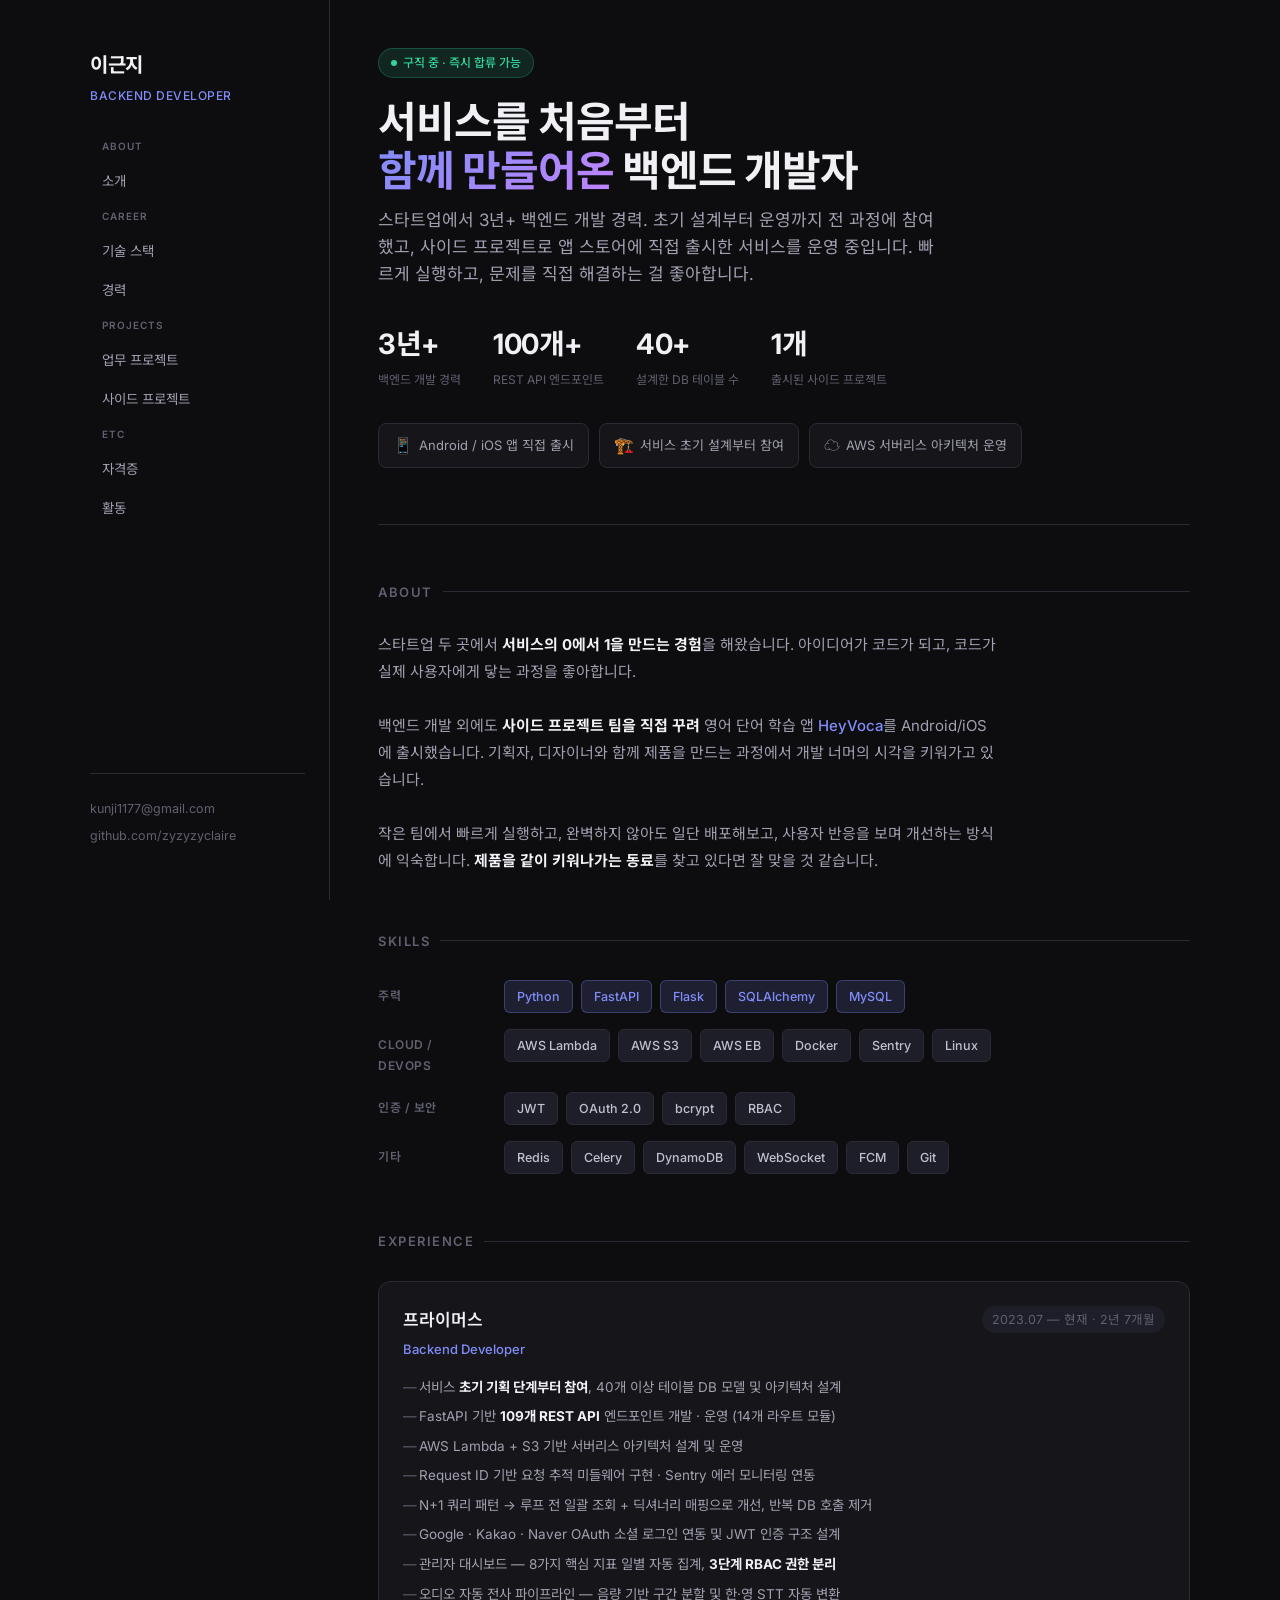
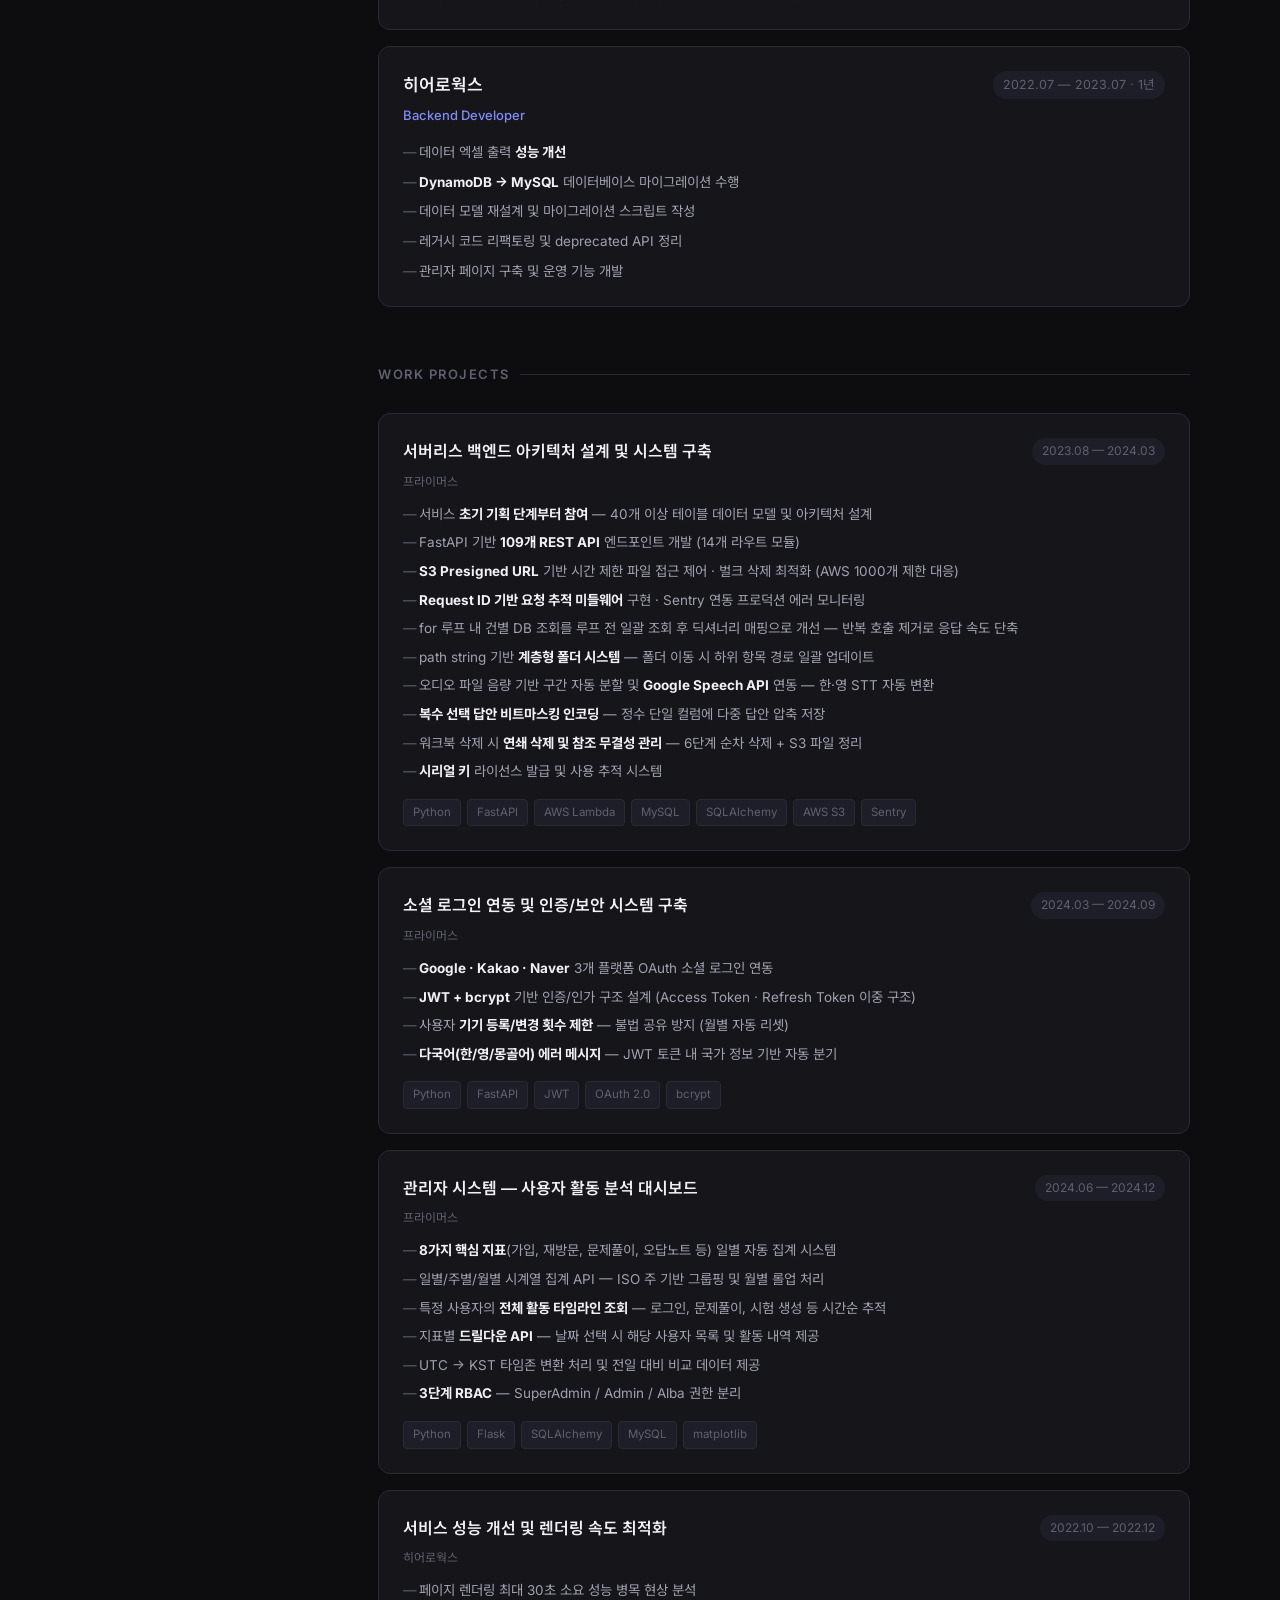
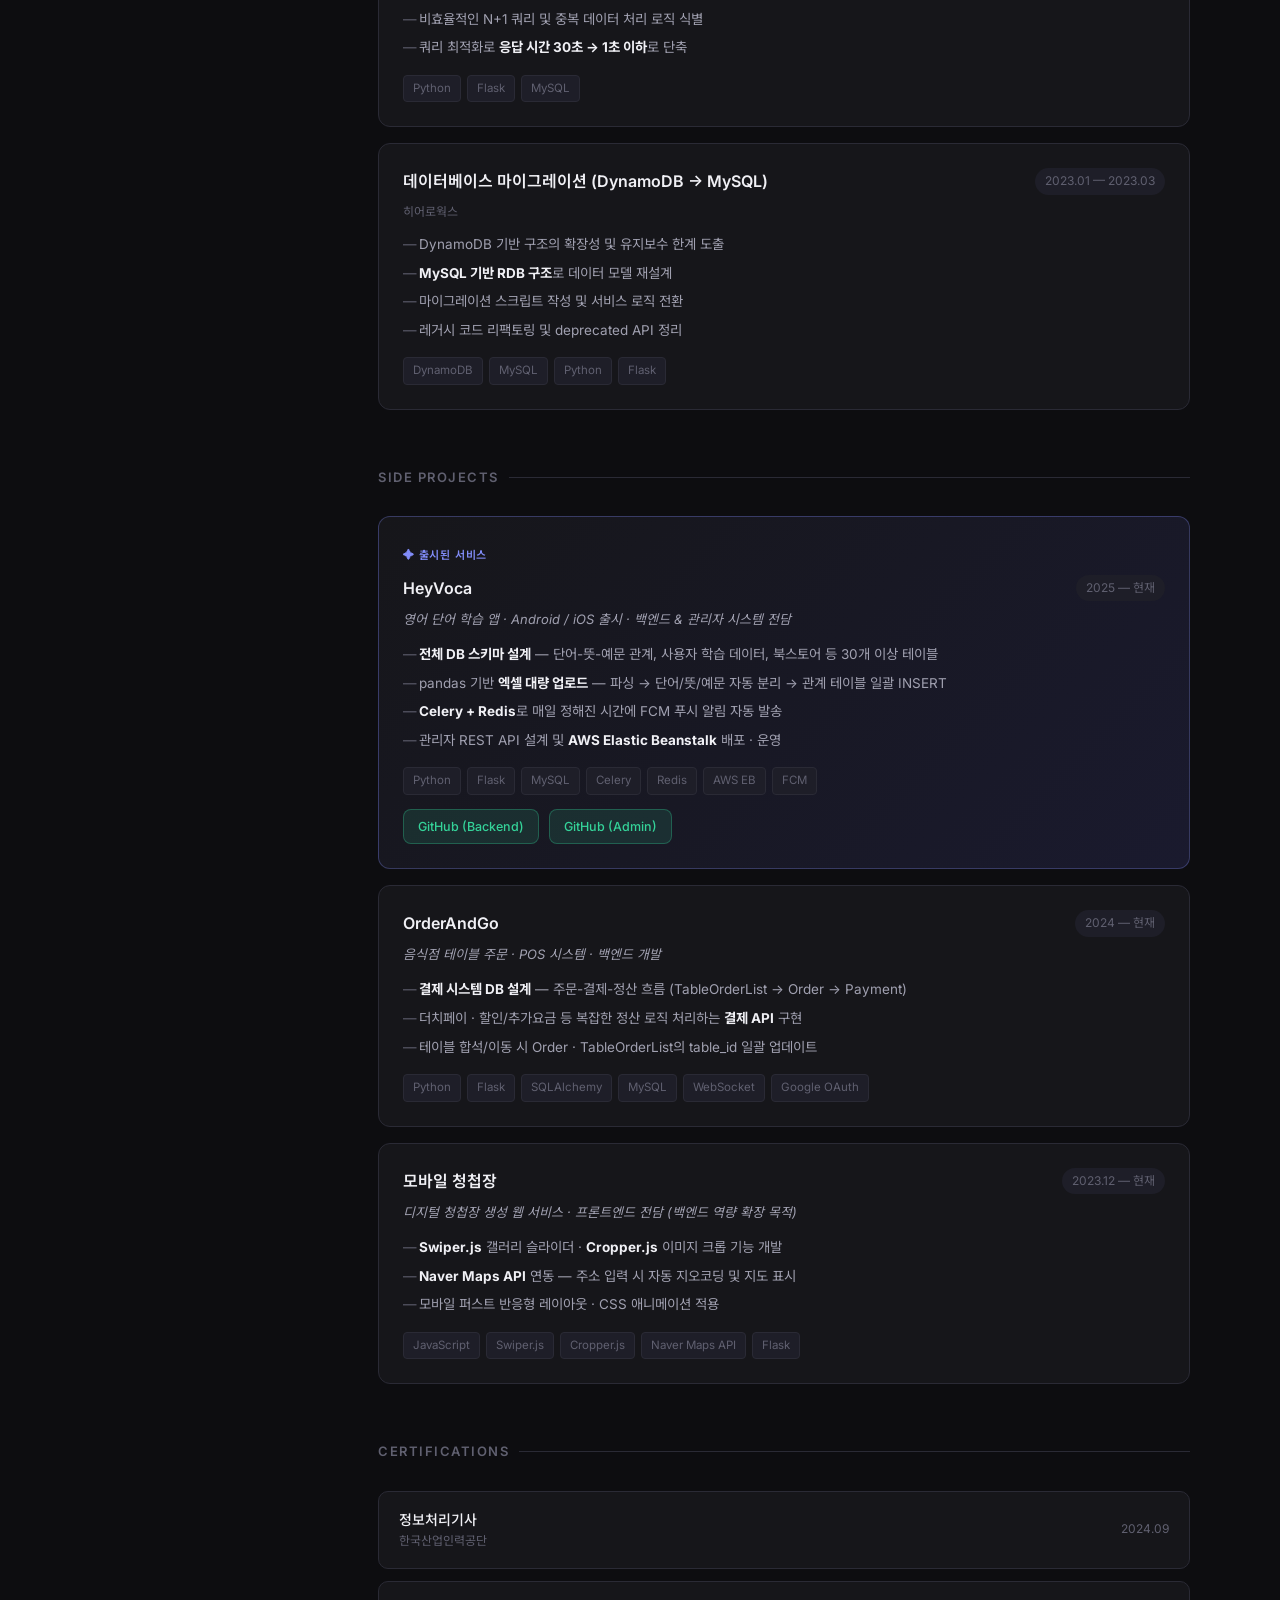
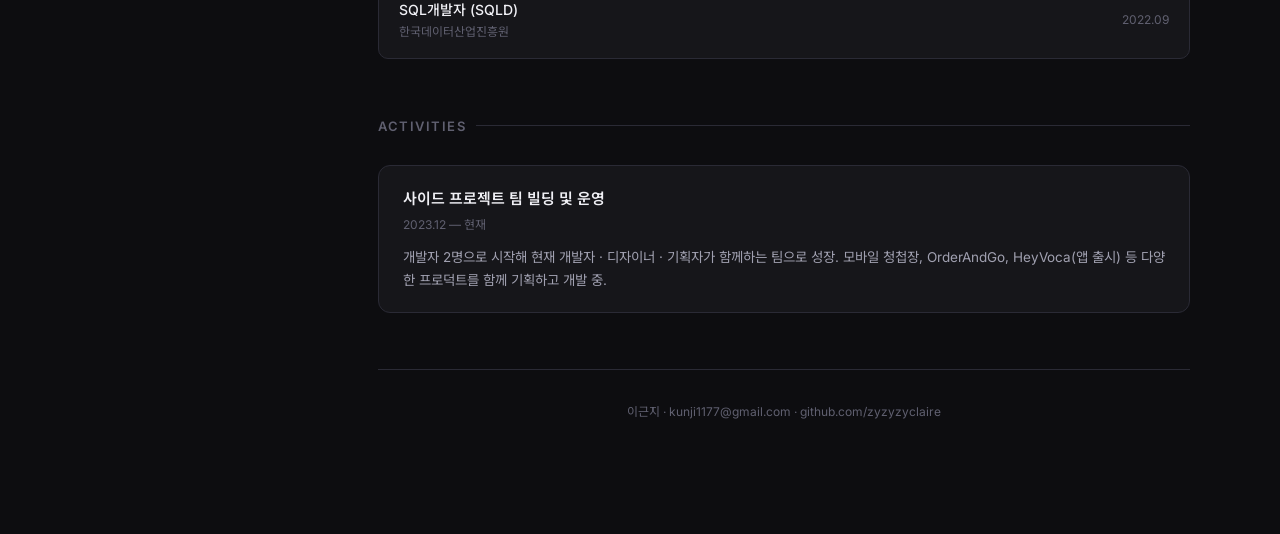
<file: index.html>
<!DOCTYPE html>
<html lang="ko" data-theme="dark">
<head>
    <meta charset="UTF-8">
    <meta name="viewport" content="width=device-width, initial-scale=1.0">
    <title>이근지 | Backend Developer</title>
    <link rel="preconnect" href="https://fonts.googleapis.com">
    <link rel="preconnect" href="https://fonts.gstatic.com" crossorigin>
    <link href="https://fonts.googleapis.com/css2?family=Noto+Sans+KR:wght@300;400;500;700&family=Inter:wght@300;400;500;600;700&display=swap" rel="stylesheet">
    <style>
        :root {
            --bg: #0d0d10;
            --bg-card: #16161a;
            --bg-card-hover: #1c1c22;
            --border: #2a2a35;
            --border-hover: #4a4a5a;
            --accent: #818cf8;
            --accent-dim: rgba(129, 140, 248, 0.15);
            --accent-border: rgba(129, 140, 248, 0.3);
            --green: #34d399;
            --green-dim: rgba(52, 211, 153, 0.12);
            --orange: #fb923c;
            --text-primary: #f0f0f5;
            --text-secondary: #a0a0b0;
            --text-muted: #606070;
            --tag-bg: #1e1e28;
            --tag-text: #c0c0d0;
        }

        * { box-sizing: border-box; margin: 0; padding: 0; }

        html { scroll-behavior: smooth; }

        body {
            background: var(--bg);
            color: var(--text-primary);
            font-family: 'Inter', 'Noto Sans KR', sans-serif;
            font-size: 15px;
            line-height: 1.7;
            -webkit-font-smoothing: antialiased;
        }

        a { color: var(--accent); text-decoration: none; transition: opacity .2s; }
        a:hover { opacity: .75; }

        /* ─── Layout ─────────────────────────────────── */
        .layout {
            display: grid;
            grid-template-columns: 240px 1fr;
            min-height: 100vh;
            max-width: 1100px;
            margin: 0 auto;
            gap: 0;
        }

        /* ─── Sidebar ─────────────────────────────────── */
        .sidebar {
            position: sticky;
            top: 0;
            height: 100vh;
            padding: 48px 24px 48px 0;
            display: flex;
            flex-direction: column;
            border-right: 1px solid var(--border);
        }

        .sidebar-name {
            font-size: 20px;
            font-weight: 700;
            color: var(--text-primary);
            letter-spacing: -0.3px;
            margin-bottom: 4px;
        }

        .sidebar-role {
            font-size: 12px;
            color: var(--accent);
            font-weight: 500;
            letter-spacing: 0.5px;
            text-transform: uppercase;
            margin-bottom: 32px;
        }

        .nav-section {
            margin-bottom: 8px;
        }

        .nav-label {
            font-size: 10px;
            font-weight: 600;
            color: var(--text-muted);
            text-transform: uppercase;
            letter-spacing: 1px;
            margin-bottom: 8px;
            padding-left: 12px;
        }

        .nav-link {
            display: block;
            padding: 7px 12px;
            font-size: 13.5px;
            color: var(--text-secondary);
            border-radius: 6px;
            transition: all .2s;
            margin-bottom: 2px;
        }

        .nav-link:hover, .nav-link.active {
            background: var(--accent-dim);
            color: var(--accent);
            opacity: 1;
        }

        .sidebar-contact {
            margin-top: auto;
            padding-top: 24px;
            border-top: 1px solid var(--border);
        }

        .sidebar-contact a {
            display: block;
            font-size: 12.5px;
            color: var(--text-muted);
            margin-bottom: 6px;
            transition: color .2s;
        }

        .sidebar-contact a:hover {
            color: var(--accent);
            opacity: 1;
        }

        /* ─── Main Content ─────────────────────────────── */
        .main {
            padding: 48px 0 80px 48px;
        }

        /* ─── Hero ─────────────────────────────────────── */
        .hero {
            padding-bottom: 56px;
            border-bottom: 1px solid var(--border);
            margin-bottom: 56px;
        }

        .hero-badge {
            display: inline-flex;
            align-items: center;
            gap: 6px;
            background: var(--green-dim);
            border: 1px solid rgba(52, 211, 153, 0.25);
            color: var(--green);
            font-size: 12px;
            font-weight: 500;
            padding: 4px 12px;
            border-radius: 999px;
            margin-bottom: 20px;
        }

        .hero-badge::before {
            content: '';
            width: 6px;
            height: 6px;
            background: var(--green);
            border-radius: 50%;
            animation: pulse 2s infinite;
        }

        @keyframes pulse {
            0%, 100% { opacity: 1; }
            50% { opacity: .3; }
        }

        .hero-name {
            font-size: 42px;
            font-weight: 700;
            letter-spacing: -1px;
            line-height: 1.15;
            margin-bottom: 12px;
        }

        .hero-name span {
            background: linear-gradient(135deg, #818cf8 0%, #c084fc 100%);
            -webkit-background-clip: text;
            -webkit-text-fill-color: transparent;
            background-clip: text;
        }

        .hero-tagline {
            font-size: 17px;
            color: var(--text-secondary);
            max-width: 560px;
            line-height: 1.6;
            margin-bottom: 32px;
        }

        .hero-stats {
            display: flex;
            gap: 32px;
            margin-bottom: 32px;
        }

        .stat {
            display: flex;
            flex-direction: column;
        }

        .stat-value {
            font-size: 28px;
            font-weight: 700;
            color: var(--text-primary);
            letter-spacing: -0.5px;
        }

        .stat-label {
            font-size: 12px;
            color: var(--text-muted);
            margin-top: 2px;
        }

        .hero-highlights {
            display: flex;
            flex-wrap: wrap;
            gap: 10px;
        }

        .highlight-chip {
            display: flex;
            align-items: center;
            gap: 6px;
            background: var(--bg-card);
            border: 1px solid var(--border);
            border-radius: 8px;
            padding: 8px 14px;
            font-size: 13px;
            color: var(--text-secondary);
            transition: all .2s;
        }

        .highlight-chip:hover {
            border-color: var(--accent-border);
            color: var(--text-primary);
        }

        .chip-icon {
            font-size: 16px;
        }

        /* ─── Section ──────────────────────────────────── */
        .section {
            margin-bottom: 56px;
        }

        .section-header {
            display: flex;
            align-items: center;
            gap: 10px;
            margin-bottom: 28px;
        }

        .section-title {
            font-size: 13px;
            font-weight: 600;
            color: var(--text-muted);
            text-transform: uppercase;
            letter-spacing: 1.5px;
        }

        .section-line {
            flex: 1;
            height: 1px;
            background: var(--border);
        }

        /* ─── About ─────────────────────────────────────── */
        .about-text {
            color: var(--text-secondary);
            font-size: 15px;
            line-height: 1.8;
            max-width: 620px;
        }

        .about-text strong {
            color: var(--text-primary);
        }

        .about-text .accent-text {
            color: var(--accent);
            font-weight: 500;
        }

        /* ─── Experience ────────────────────────────────── */
        .timeline {
            position: relative;
        }

        .exp-item {
            padding: 24px;
            background: var(--bg-card);
            border: 1px solid var(--border);
            border-radius: 12px;
            margin-bottom: 16px;
            transition: all .2s;
        }

        .exp-item:hover {
            border-color: var(--border-hover);
            background: var(--bg-card-hover);
        }

        .exp-header {
            display: flex;
            justify-content: space-between;
            align-items: flex-start;
            margin-bottom: 4px;
            gap: 16px;
        }

        .exp-company {
            font-size: 17px;
            font-weight: 600;
            color: var(--text-primary);
        }

        .exp-period {
            font-size: 12.5px;
            color: var(--text-muted);
            white-space: nowrap;
            padding: 3px 10px;
            background: var(--tag-bg);
            border-radius: 999px;
        }

        .exp-role {
            font-size: 13px;
            color: var(--accent);
            font-weight: 500;
            margin-bottom: 16px;
        }

        .exp-list {
            list-style: none;
            display: flex;
            flex-direction: column;
            gap: 8px;
        }

        .exp-list li {
            font-size: 13.5px;
            color: var(--text-secondary);
            padding-left: 16px;
            position: relative;
            line-height: 1.6;
        }

        .exp-list li::before {
            content: '—';
            position: absolute;
            left: 0;
            color: var(--text-muted);
        }

        .exp-list li strong {
            color: var(--text-primary);
        }

        .highlight-metric {
            color: var(--green) !important;
            font-weight: 600;
        }

        /* ─── Skills ─────────────────────────────────────── */
        .skills-grid {
            display: flex;
            flex-direction: column;
            gap: 16px;
        }

        .skill-row {
            display: flex;
            align-items: flex-start;
            gap: 16px;
        }

        .skill-category-name {
            font-size: 12px;
            font-weight: 600;
            color: var(--text-muted);
            text-transform: uppercase;
            letter-spacing: 0.5px;
            width: 110px;
            flex-shrink: 0;
            padding-top: 6px;
        }

        .skill-tags {
            display: flex;
            flex-wrap: wrap;
            gap: 8px;
        }

        .skill-tag {
            padding: 5px 12px;
            background: var(--tag-bg);
            border: 1px solid var(--border);
            border-radius: 6px;
            font-size: 12.5px;
            color: var(--tag-text);
            font-weight: 500;
            transition: all .15s;
        }

        .skill-tag:hover {
            border-color: var(--accent-border);
            color: var(--accent);
        }

        .skill-tag.primary {
            background: var(--accent-dim);
            border-color: var(--accent-border);
            color: var(--accent);
        }

        /* ─── Projects ───────────────────────────────────── */
        .project-card {
            padding: 24px;
            background: var(--bg-card);
            border: 1px solid var(--border);
            border-radius: 12px;
            margin-bottom: 16px;
            transition: all .2s;
        }

        .project-card:hover {
            border-color: var(--border-hover);
            background: var(--bg-card-hover);
        }

        .project-card.featured {
            border-color: var(--accent-border);
            background: linear-gradient(135deg, #16161a 0%, #1a1a2e 100%);
        }

        .project-card.featured:hover {
            border-color: rgba(129, 140, 248, 0.5);
        }

        .featured-badge {
            display: inline-flex;
            align-items: center;
            gap: 5px;
            font-size: 11px;
            font-weight: 600;
            color: var(--accent);
            text-transform: uppercase;
            letter-spacing: 0.8px;
            margin-bottom: 10px;
        }

        .project-header {
            display: flex;
            justify-content: space-between;
            align-items: flex-start;
            gap: 16px;
            margin-bottom: 6px;
        }

        .project-name {
            font-size: 16px;
            font-weight: 600;
            color: var(--text-primary);
        }

        .project-period {
            font-size: 12px;
            color: var(--text-muted);
            white-space: nowrap;
            padding: 3px 10px;
            background: var(--tag-bg);
            border-radius: 999px;
        }

        .project-company-tag {
            font-size: 12px;
            color: var(--text-muted);
            margin-bottom: 12px;
        }

        .project-subtitle {
            font-size: 13px;
            color: var(--text-secondary);
            margin-bottom: 14px;
            font-style: italic;
        }

        .project-list {
            list-style: none;
            display: flex;
            flex-direction: column;
            gap: 7px;
            margin-bottom: 16px;
        }

        .project-list li {
            font-size: 13.5px;
            color: var(--text-secondary);
            padding-left: 16px;
            position: relative;
            line-height: 1.6;
        }

        .project-list li::before {
            content: '—';
            position: absolute;
            left: 0;
            color: var(--text-muted);
        }

        .project-list li strong {
            color: var(--text-primary);
        }

        .project-tech {
            display: flex;
            flex-wrap: wrap;
            gap: 6px;
            margin-top: 14px;
        }

        .tech-tag {
            padding: 3px 9px;
            background: var(--tag-bg);
            border: 1px solid var(--border);
            border-radius: 4px;
            font-size: 11.5px;
            color: var(--text-muted);
            font-family: 'Inter', monospace;
        }

        .project-links {
            margin-top: 14px;
            display: flex;
            gap: 12px;
            align-items: center;
        }

        .project-link {
            display: inline-flex;
            align-items: center;
            gap: 5px;
            font-size: 12.5px;
            color: var(--accent);
            border: 1px solid var(--accent-border);
            padding: 4px 12px;
            border-radius: 6px;
            transition: all .2s;
        }

        .project-link:hover {
            background: var(--accent-dim);
            opacity: 1;
        }

        .product-links {
            display: flex;
            gap: 10px;
            margin-top: 14px;
            flex-wrap: wrap;
        }

        .store-badge {
            display: inline-flex;
            align-items: center;
            gap: 7px;
            padding: 6px 14px;
            background: var(--green-dim);
            border: 1px solid rgba(52, 211, 153, 0.3);
            border-radius: 8px;
            font-size: 12.5px;
            color: var(--green);
            font-weight: 500;
            transition: all .2s;
        }

        .store-badge:hover {
            opacity: .8;
        }

        /* ─── Certifications ─────────────────────────────── */
        .cert-list {
            display: flex;
            flex-direction: column;
            gap: 12px;
        }

        .cert-item {
            display: flex;
            justify-content: space-between;
            align-items: center;
            padding: 16px 20px;
            background: var(--bg-card);
            border: 1px solid var(--border);
            border-radius: 10px;
        }

        .cert-name {
            font-size: 14px;
            font-weight: 500;
            color: var(--text-primary);
        }

        .cert-meta {
            font-size: 12px;
            color: var(--text-muted);
        }

        /* ─── Activities ─────────────────────────────────── */
        .activity-card {
            padding: 20px 24px;
            background: var(--bg-card);
            border: 1px solid var(--border);
            border-radius: 12px;
        }

        .activity-title {
            font-size: 15px;
            font-weight: 600;
            color: var(--text-primary);
            margin-bottom: 4px;
        }

        .activity-period {
            font-size: 12px;
            color: var(--text-muted);
            margin-bottom: 10px;
        }

        .activity-desc {
            font-size: 13.5px;
            color: var(--text-secondary);
            line-height: 1.7;
        }

        /* ─── Footer ─────────────────────────────────────── */
        .footer {
            padding: 32px 0;
            border-top: 1px solid var(--border);
            text-align: center;
        }

        .footer p {
            font-size: 12px;
            color: var(--text-muted);
        }

        /* ─── Mobile ─────────────────────────────────────── */
        @media (max-width: 768px) {
            .layout {
                grid-template-columns: 1fr;
            }

            .sidebar {
                position: static;
                height: auto;
                padding: 32px 20px 20px;
                border-right: none;
                border-bottom: 1px solid var(--border);
            }

            .nav-section { display: none; }

            .sidebar-contact {
                border-top: none;
                padding-top: 16px;
                display: flex;
                flex-wrap: wrap;
                gap: 8px;
            }

            .sidebar-contact a { margin-bottom: 0; }

            .main {
                padding: 32px 20px 60px;
            }

            .hero-name { font-size: 30px; }
            .hero-stats { gap: 20px; }
            .stat-value { font-size: 22px; }

            .exp-header, .project-header {
                flex-direction: column;
                align-items: flex-start;
            }

            .skill-row {
                flex-direction: column;
                gap: 8px;
            }

            .skill-category-name {
                width: auto;
            }
        }
    </style>
</head>
<body>

<div class="layout">

    <!-- ─── Sidebar ─────────────────────────── -->
    <aside class="sidebar">
        <div class="sidebar-name">이근지</div>
        <div class="sidebar-role">Backend Developer</div>

        <nav>
            <div class="nav-section">
                <div class="nav-label">About</div>
                <a href="#about" class="nav-link">소개</a>
            </div>
            <div class="nav-section">
                <div class="nav-label">Career</div>
                <a href="#skills" class="nav-link">기술 스택</a>
                <a href="#experience" class="nav-link">경력</a>
            </div>
            <div class="nav-section">
                <div class="nav-label">Projects</div>
                <a href="#work-projects" class="nav-link">업무 프로젝트</a>
                <a href="#products" class="nav-link">사이드 프로젝트</a>
            </div>
            <div class="nav-section">
                <div class="nav-label">Etc</div>
                <a href="#certifications" class="nav-link">자격증</a>
                <a href="#activities" class="nav-link">활동</a>
            </div>
        </nav>

        <div class="sidebar-contact">
            <a href="mailto:kunji1177@gmail.com">kunji1177@gmail.com</a>
            <a href="https://github.com/zyzyzyclaire" target="_blank" rel="noopener">github.com/zyzyzyclaire</a>
        </div>
    </aside>

    <!-- ─── Main ─────────────────────────────── -->
    <main class="main">

        <!-- Hero -->
        <section class="hero" id="top">
            <div class="hero-badge">구직 중 · 즉시 합류 가능</div>
            <h1 class="hero-name">서비스를 처음부터<br><span>함께 만들어온</span> 백엔드 개발자</h1>
            <p class="hero-tagline">
                스타트업에서 3년+ 백엔드 개발 경력. 초기 설계부터 운영까지 전 과정에 참여했고,
                사이드 프로젝트로 앱 스토어에 직접 출시한 서비스를 운영 중입니다.
                빠르게 실행하고, 문제를 직접 해결하는 걸 좋아합니다.
            </p>

            <div class="hero-stats">
                <div class="stat">
                    <span class="stat-value">3년+</span>
                    <span class="stat-label">백엔드 개발 경력</span>
                </div>
                <div class="stat">
                    <span class="stat-value">100개+</span>
                    <span class="stat-label">REST API 엔드포인트</span>
                </div>
                <div class="stat">
                    <span class="stat-value">40+</span>
                    <span class="stat-label">설계한 DB 테이블 수</span>
                </div>
                <div class="stat">
                    <span class="stat-value">1개</span>
                    <span class="stat-label">출시된 사이드 프로젝트</span>
                </div>
            </div>

            <div class="hero-highlights">
                <div class="highlight-chip">
                    <span class="chip-icon">📱</span>
                    Android / iOS 앱 직접 출시
                </div>
                <div class="highlight-chip">
                    <span class="chip-icon">🏗️</span>
                    서비스 초기 설계부터 참여
                </div>
                <div class="highlight-chip">
                    <span class="chip-icon">☁️</span>
                    AWS 서버리스 아키텍처 운영
                </div>
            </div>
        </section>

        <!-- About -->
        <section class="section" id="about">
            <div class="section-header">
                <span class="section-title">About</span>
                <div class="section-line"></div>
            </div>
            <p class="about-text">
                스타트업 두 곳에서 <strong>서비스의 0에서 1을 만드는 경험</strong>을 해왔습니다.
                아이디어가 코드가 되고, 코드가 실제 사용자에게 닿는 과정을 좋아합니다.
                <br><br>
                백엔드 개발 외에도 <strong>사이드 프로젝트 팀을 직접 꾸려</strong> 영어 단어 학습 앱
                <span class="accent-text">HeyVoca</span>를 Android/iOS에 출시했습니다.
                기획자, 디자이너와 함께 제품을 만드는 과정에서 개발 너머의 시각을 키워가고 있습니다.
                <br><br>
                작은 팀에서 빠르게 실행하고, 완벽하지 않아도 일단 배포해보고, 사용자 반응을 보며 개선하는
                방식에 익숙합니다. <strong>제품을 같이 키워나가는 동료</strong>를 찾고 있다면 잘 맞을 것 같습니다.
            </p>
        </section>

        <!-- Skills -->
        <section class="section" id="skills">
            <div class="section-header">
                <span class="section-title">Skills</span>
                <div class="section-line"></div>
            </div>
            <div class="skills-grid">
                <div class="skill-row">
                    <span class="skill-category-name">주력</span>
                    <div class="skill-tags">
                        <span class="skill-tag primary">Python</span>
                        <span class="skill-tag primary">FastAPI</span>
                        <span class="skill-tag primary">Flask</span>
                        <span class="skill-tag primary">SQLAlchemy</span>
                        <span class="skill-tag primary">MySQL</span>
                    </div>
                </div>
                <div class="skill-row">
                    <span class="skill-category-name">Cloud / DevOps</span>
                    <div class="skill-tags">
                        <span class="skill-tag">AWS Lambda</span>
                        <span class="skill-tag">AWS S3</span>
                        <span class="skill-tag">AWS EB</span>
                        <span class="skill-tag">Docker</span>
                        <span class="skill-tag">Sentry</span>
                        <span class="skill-tag">Linux</span>
                    </div>
                </div>
                <div class="skill-row">
                    <span class="skill-category-name">인증 / 보안</span>
                    <div class="skill-tags">
                        <span class="skill-tag">JWT</span>
                        <span class="skill-tag">OAuth 2.0</span>
                        <span class="skill-tag">bcrypt</span>
                        <span class="skill-tag">RBAC</span>
                    </div>
                </div>
                <div class="skill-row">
                    <span class="skill-category-name">기타</span>
                    <div class="skill-tags">
                        <span class="skill-tag">Redis</span>
                        <span class="skill-tag">Celery</span>
                        <span class="skill-tag">DynamoDB</span>
                        <span class="skill-tag">WebSocket</span>
                        <span class="skill-tag">FCM</span>
                        <span class="skill-tag">Git</span>
                    </div>
                </div>
            </div>
        </section>

        <!-- Experience -->
        <section class="section" id="experience">
            <div class="section-header">
                <span class="section-title">Experience</span>
                <div class="section-line"></div>
            </div>
            <div class="timeline">

                <div class="exp-item">
                    <div class="exp-header">
                        <h3 class="exp-company">프라이머스</h3>
                        <span class="exp-period">2023.07 — 현재 · 2년 7개월</span>
                    </div>
                    <div class="exp-role">Backend Developer</div>
                    <ul class="exp-list">
                        <li>서비스 <strong>초기 기획 단계부터 참여</strong>, 40개 이상 테이블 DB 모델 및 아키텍처 설계</li>
                        <li>FastAPI 기반 <strong>109개 REST API</strong> 엔드포인트 개발 · 운영 (14개 라우트 모듈)</li>
                        <li>AWS Lambda + S3 기반 서버리스 아키텍처 설계 및 운영</li>
                        <li>Request ID 기반 요청 추적 미들웨어 구현 · Sentry 에러 모니터링 연동</li>
                        <li>N+1 쿼리 패턴 → 루프 전 일괄 조회 + 딕셔너리 매핑으로 개선, 반복 DB 호출 제거</li>
                        <li>Google · Kakao · Naver OAuth 소셜 로그인 연동 및 JWT 인증 구조 설계</li>
                        <li>관리자 대시보드 — 8가지 핵심 지표 일별 자동 집계, <strong>3단계 RBAC 권한 분리</strong></li>
                        <li>오디오 자동 전사 파이프라인 — 음량 기반 구간 분할 및 한·영 STT 자동 변환</li>
                    </ul>
                </div>

                <div class="exp-item">
                    <div class="exp-header">
                        <h3 class="exp-company">히어로웍스</h3>
                        <span class="exp-period">2022.07 — 2023.07 · 1년</span>
                    </div>
                    <div class="exp-role">Backend Developer</div>
                    <ul class="exp-list">
                        <li>데이터 엑셀 출력 <strong>성능 개선</strong></li>
                        <li><strong>DynamoDB → MySQL</strong> 데이터베이스 마이그레이션 수행</li>
                        <li>데이터 모델 재설계 및 마이그레이션 스크립트 작성</li>
                        <li>레거시 코드 리팩토링 및 deprecated API 정리</li>
                        <li>관리자 페이지 구축 및 운영 기능 개발</li>
                    </ul>
                </div>

            </div>
        </section>

        <!-- Work Projects -->
        <section class="section" id="work-projects">
            <div class="section-header">
                <span class="section-title">Work Projects</span>
                <div class="section-line"></div>
            </div>

            <!-- 프라이머스 1 -->
            <div class="project-card">
                <div class="project-header">
                    <h3 class="project-name">서버리스 백엔드 아키텍처 설계 및 시스템 구축</h3>
                    <span class="project-period">2023.08 — 2024.03</span>
                </div>
                <p class="project-company-tag">프라이머스</p>
                <ul class="project-list">
                    <li>서비스 <strong>초기 기획 단계부터 참여</strong> — 40개 이상 테이블 데이터 모델 및 아키텍처 설계</li>
                    <li>FastAPI 기반 <strong>109개 REST API</strong> 엔드포인트 개발 (14개 라우트 모듈)</li>
                    <li><strong>S3 Presigned URL</strong> 기반 시간 제한 파일 접근 제어 · 벌크 삭제 최적화 (AWS 1000개 제한 대응)</li>
                    <li><strong>Request ID 기반 요청 추적 미들웨어</strong> 구현 · Sentry 연동 프로덕션 에러 모니터링</li>
                    <li>for 루프 내 건별 DB 조회를 루프 전 일괄 조회 후 딕셔너리 매핑으로 개선 — 반복 호출 제거로 응답 속도 단축</li>
                    <li>path string 기반 <strong>계층형 폴더 시스템</strong> — 폴더 이동 시 하위 항목 경로 일괄 업데이트</li>
                    <li>오디오 파일 음량 기반 구간 자동 분할 및 <strong>Google Speech API</strong> 연동 — 한·영 STT 자동 변환</li>
                    <li><strong>복수 선택 답안 비트마스킹 인코딩</strong> — 정수 단일 컬럼에 다중 답안 압축 저장</li>
                    <li>워크북 삭제 시 <strong>연쇄 삭제 및 참조 무결성 관리</strong> — 6단계 순차 삭제 + S3 파일 정리</li>
                    <li><strong>시리얼 키</strong> 라이선스 발급 및 사용 추적 시스템</li>
                </ul>
                <div class="project-tech">
                    <span class="tech-tag">Python</span>
                    <span class="tech-tag">FastAPI</span>
                    <span class="tech-tag">AWS Lambda</span>
                    <span class="tech-tag">MySQL</span>
                    <span class="tech-tag">SQLAlchemy</span>
                    <span class="tech-tag">AWS S3</span>
                    <span class="tech-tag">Sentry</span>
                </div>
            </div>

            <!-- 프라이머스 2 -->
            <div class="project-card">
                <div class="project-header">
                    <h3 class="project-name">소셜 로그인 연동 및 인증/보안 시스템 구축</h3>
                    <span class="project-period">2024.03 — 2024.09</span>
                </div>
                <p class="project-company-tag">프라이머스</p>
                <ul class="project-list">
                    <li><strong>Google · Kakao · Naver</strong> 3개 플랫폼 OAuth 소셜 로그인 연동</li>
                    <li><strong>JWT + bcrypt</strong> 기반 인증/인가 구조 설계 (Access Token · Refresh Token 이중 구조)</li>
                    <li>사용자 <strong>기기 등록/변경 횟수 제한</strong> — 불법 공유 방지 (월별 자동 리셋)</li>
                    <li><strong>다국어(한/영/몽골어) 에러 메시지</strong> — JWT 토큰 내 국가 정보 기반 자동 분기</li>
                </ul>
                <div class="project-tech">
                    <span class="tech-tag">Python</span>
                    <span class="tech-tag">FastAPI</span>
                    <span class="tech-tag">JWT</span>
                    <span class="tech-tag">OAuth 2.0</span>
                    <span class="tech-tag">bcrypt</span>
                </div>
            </div>

            <!-- 프라이머스 3 -->
            <div class="project-card">
                <div class="project-header">
                    <h3 class="project-name">관리자 시스템 — 사용자 활동 분석 대시보드</h3>
                    <span class="project-period">2024.06 — 2024.12</span>
                </div>
                <p class="project-company-tag">프라이머스</p>
                <ul class="project-list">
                    <li><strong>8가지 핵심 지표</strong>(가입, 재방문, 문제풀이, 오답노트 등) 일별 자동 집계 시스템</li>
                    <li>일별/주별/월별 시계열 집계 API — ISO 주 기반 그룹핑 및 월별 롤업 처리</li>
                    <li>특정 사용자의 <strong>전체 활동 타임라인 조회</strong> — 로그인, 문제풀이, 시험 생성 등 시간순 추적</li>
                    <li>지표별 <strong>드릴다운 API</strong> — 날짜 선택 시 해당 사용자 목록 및 활동 내역 제공</li>
                    <li>UTC → KST 타임존 변환 처리 및 전일 대비 비교 데이터 제공</li>
                    <li><strong>3단계 RBAC</strong> — SuperAdmin / Admin / Alba 권한 분리</li>
                </ul>
                <div class="project-tech">
                    <span class="tech-tag">Python</span>
                    <span class="tech-tag">Flask</span>
                    <span class="tech-tag">SQLAlchemy</span>
                    <span class="tech-tag">MySQL</span>
                    <span class="tech-tag">matplotlib</span>
                </div>
            </div>

            <!-- 히어로웍스 1 -->
            <div class="project-card">
                <div class="project-header">
                    <h3 class="project-name">서비스 성능 개선 및 렌더링 속도 최적화</h3>
                    <span class="project-period">2022.10 — 2022.12</span>
                </div>
                <p class="project-company-tag">히어로웍스</p>
                <ul class="project-list">
                    <li>페이지 렌더링 최대 30초 소요 성능 병목 현상 분석</li>
                    <li>비효율적인 N+1 쿼리 및 중복 데이터 처리 로직 식별</li>
                    <li>쿼리 최적화로 <strong>응답 시간 30초 → 1초 이하</strong>로 단축</li>
                </ul>
                <div class="project-tech">
                    <span class="tech-tag">Python</span>
                    <span class="tech-tag">Flask</span>
                    <span class="tech-tag">MySQL</span>
                </div>
            </div>

            <!-- 히어로웍스 2 -->
            <div class="project-card">
                <div class="project-header">
                    <h3 class="project-name">데이터베이스 마이그레이션 (DynamoDB → MySQL)</h3>
                    <span class="project-period">2023.01 — 2023.03</span>
                </div>
                <p class="project-company-tag">히어로웍스</p>
                <ul class="project-list">
                    <li>DynamoDB 기반 구조의 확장성 및 유지보수 한계 도출</li>
                    <li><strong>MySQL 기반 RDB 구조</strong>로 데이터 모델 재설계</li>
                    <li>마이그레이션 스크립트 작성 및 서비스 로직 전환</li>
                    <li>레거시 코드 리팩토링 및 deprecated API 정리</li>
                </ul>
                <div class="project-tech">
                    <span class="tech-tag">DynamoDB</span>
                    <span class="tech-tag">MySQL</span>
                    <span class="tech-tag">Python</span>
                    <span class="tech-tag">Flask</span>
                </div>
            </div>

        </section>

        <!-- Side Projects (Products) -->
        <section class="section" id="products">
            <div class="section-header">
                <span class="section-title">Side Projects</span>
                <div class="section-line"></div>
            </div>

            <!-- HeyVoca - featured -->
            <div class="project-card featured">
                <div class="featured-badge">✦ 출시된 서비스</div>
                <div class="project-header">
                    <h3 class="project-name">HeyVoca</h3>
                    <span class="project-period">2025 — 현재</span>
                </div>
                <p class="project-subtitle">영어 단어 학습 앱 · Android / iOS 출시 · 백엔드 & 관리자 시스템 전담</p>
                <ul class="project-list">
                    <li><strong>전체 DB 스키마 설계</strong> — 단어-뜻-예문 관계, 사용자 학습 데이터, 북스토어 등 30개 이상 테이블</li>
                    <li>pandas 기반 <strong>엑셀 대량 업로드</strong> — 파싱 → 단어/뜻/예문 자동 분리 → 관계 테이블 일괄 INSERT</li>
                    <li><strong>Celery + Redis</strong>로 매일 정해진 시간에 FCM 푸시 알림 자동 발송</li>
                    <li>관리자 REST API 설계 및 <strong>AWS Elastic Beanstalk</strong> 배포 · 운영</li>
                </ul>
                <div class="project-tech">
                    <span class="tech-tag">Python</span>
                    <span class="tech-tag">Flask</span>
                    <span class="tech-tag">MySQL</span>
                    <span class="tech-tag">Celery</span>
                    <span class="tech-tag">Redis</span>
                    <span class="tech-tag">AWS EB</span>
                    <span class="tech-tag">FCM</span>
                </div>
                <div class="product-links">
                    <a class="store-badge" href="https://github.com/whrksp126/heyvoca_back" target="_blank" rel="noopener">
                        GitHub (Backend)
                    </a>
                    <a class="store-badge" href="https://github.com/whrksp126/heyvoca_admin" target="_blank" rel="noopener">
                        GitHub (Admin)
                    </a>
                </div>
            </div>

            <!-- OrderAndGo -->
            <div class="project-card">
                <div class="project-header">
                    <h3 class="project-name">OrderAndGo</h3>
                    <span class="project-period">2024 — 현재</span>
                </div>
                <p class="project-subtitle">음식점 테이블 주문 · POS 시스템 · 백엔드 개발</p>
                <ul class="project-list">
                    <li><strong>결제 시스템 DB 설계</strong> — 주문-결제-정산 흐름 (TableOrderList → Order → Payment)</li>
                    <li>더치페이 · 할인/추가요금 등 복잡한 정산 로직 처리하는 <strong>결제 API</strong> 구현</li>
                    <li>테이블 합석/이동 시 Order · TableOrderList의 table_id 일괄 업데이트</li>
                </ul>
                <div class="project-tech">
                    <span class="tech-tag">Python</span>
                    <span class="tech-tag">Flask</span>
                    <span class="tech-tag">SQLAlchemy</span>
                    <span class="tech-tag">MySQL</span>
                    <span class="tech-tag">WebSocket</span>
                    <span class="tech-tag">Google OAuth</span>
                </div>
            </div>

            <!-- 모바일 청첩장 -->
            <div class="project-card">
                <div class="project-header">
                    <h3 class="project-name">모바일 청첩장</h3>
                    <span class="project-period">2023.12 — 현재</span>
                </div>
                <p class="project-subtitle">디지털 청첩장 생성 웹 서비스 · 프론트엔드 전담 (백엔드 역량 확장 목적)</p>
                <ul class="project-list">
                    <li><strong>Swiper.js</strong> 갤러리 슬라이더 · <strong>Cropper.js</strong> 이미지 크롭 기능 개발</li>
                    <li><strong>Naver Maps API</strong> 연동 — 주소 입력 시 자동 지오코딩 및 지도 표시</li>
                    <li>모바일 퍼스트 반응형 레이아웃 · CSS 애니메이션 적용</li>
                </ul>
                <div class="project-tech">
                    <span class="tech-tag">JavaScript</span>
                    <span class="tech-tag">Swiper.js</span>
                    <span class="tech-tag">Cropper.js</span>
                    <span class="tech-tag">Naver Maps API</span>
                    <span class="tech-tag">Flask</span>
                </div>
            </div>
        </section>

        <!-- Certifications -->
        <section class="section" id="certifications">
            <div class="section-header">
                <span class="section-title">Certifications</span>
                <div class="section-line"></div>
            </div>
            <div class="cert-list">
                <div class="cert-item">
                    <div>
                        <div class="cert-name">정보처리기사</div>
                        <div class="cert-meta">한국산업인력공단</div>
                    </div>
                    <span class="cert-meta">2024.09</span>
                </div>
                <div class="cert-item">
                    <div>
                        <div class="cert-name">SQL개발자 (SQLD)</div>
                        <div class="cert-meta">한국데이터산업진흥원</div>
                    </div>
                    <span class="cert-meta">2022.09</span>
                </div>
            </div>
        </section>

        <!-- Activities -->
        <section class="section" id="activities">
            <div class="section-header">
                <span class="section-title">Activities</span>
                <div class="section-line"></div>
            </div>
            <div class="activity-card">
                <div class="activity-title">사이드 프로젝트 팀 빌딩 및 운영</div>
                <div class="activity-period">2023.12 — 현재</div>
                <p class="activity-desc">
                    개발자 2명으로 시작해 현재 개발자 · 디자이너 · 기획자가 함께하는 팀으로 성장.
                    모바일 청첩장, OrderAndGo, HeyVoca(앱 출시) 등 다양한 프로덕트를 함께 기획하고 개발 중.
                </p>
            </div>
        </section>

        <footer class="footer">
            <p>이근지 · kunji1177@gmail.com · github.com/zyzyzyclaire</p>
        </footer>

    </main>
</div>

<script>
    // Active nav link on scroll
    const sections = document.querySelectorAll('section[id], .hero');
    const navLinks = document.querySelectorAll('.nav-link');

    const observer = new IntersectionObserver((entries) => {
        entries.forEach(entry => {
            if (entry.isIntersecting) {
                navLinks.forEach(link => link.classList.remove('active'));
                const active = document.querySelector(`.nav-link[href="#${entry.target.id}"]`);
                if (active) active.classList.add('active');
            }
        });
    }, { rootMargin: '-20% 0px -70% 0px' });

    sections.forEach(s => observer.observe(s));
</script>
</body>
</html>
</file>
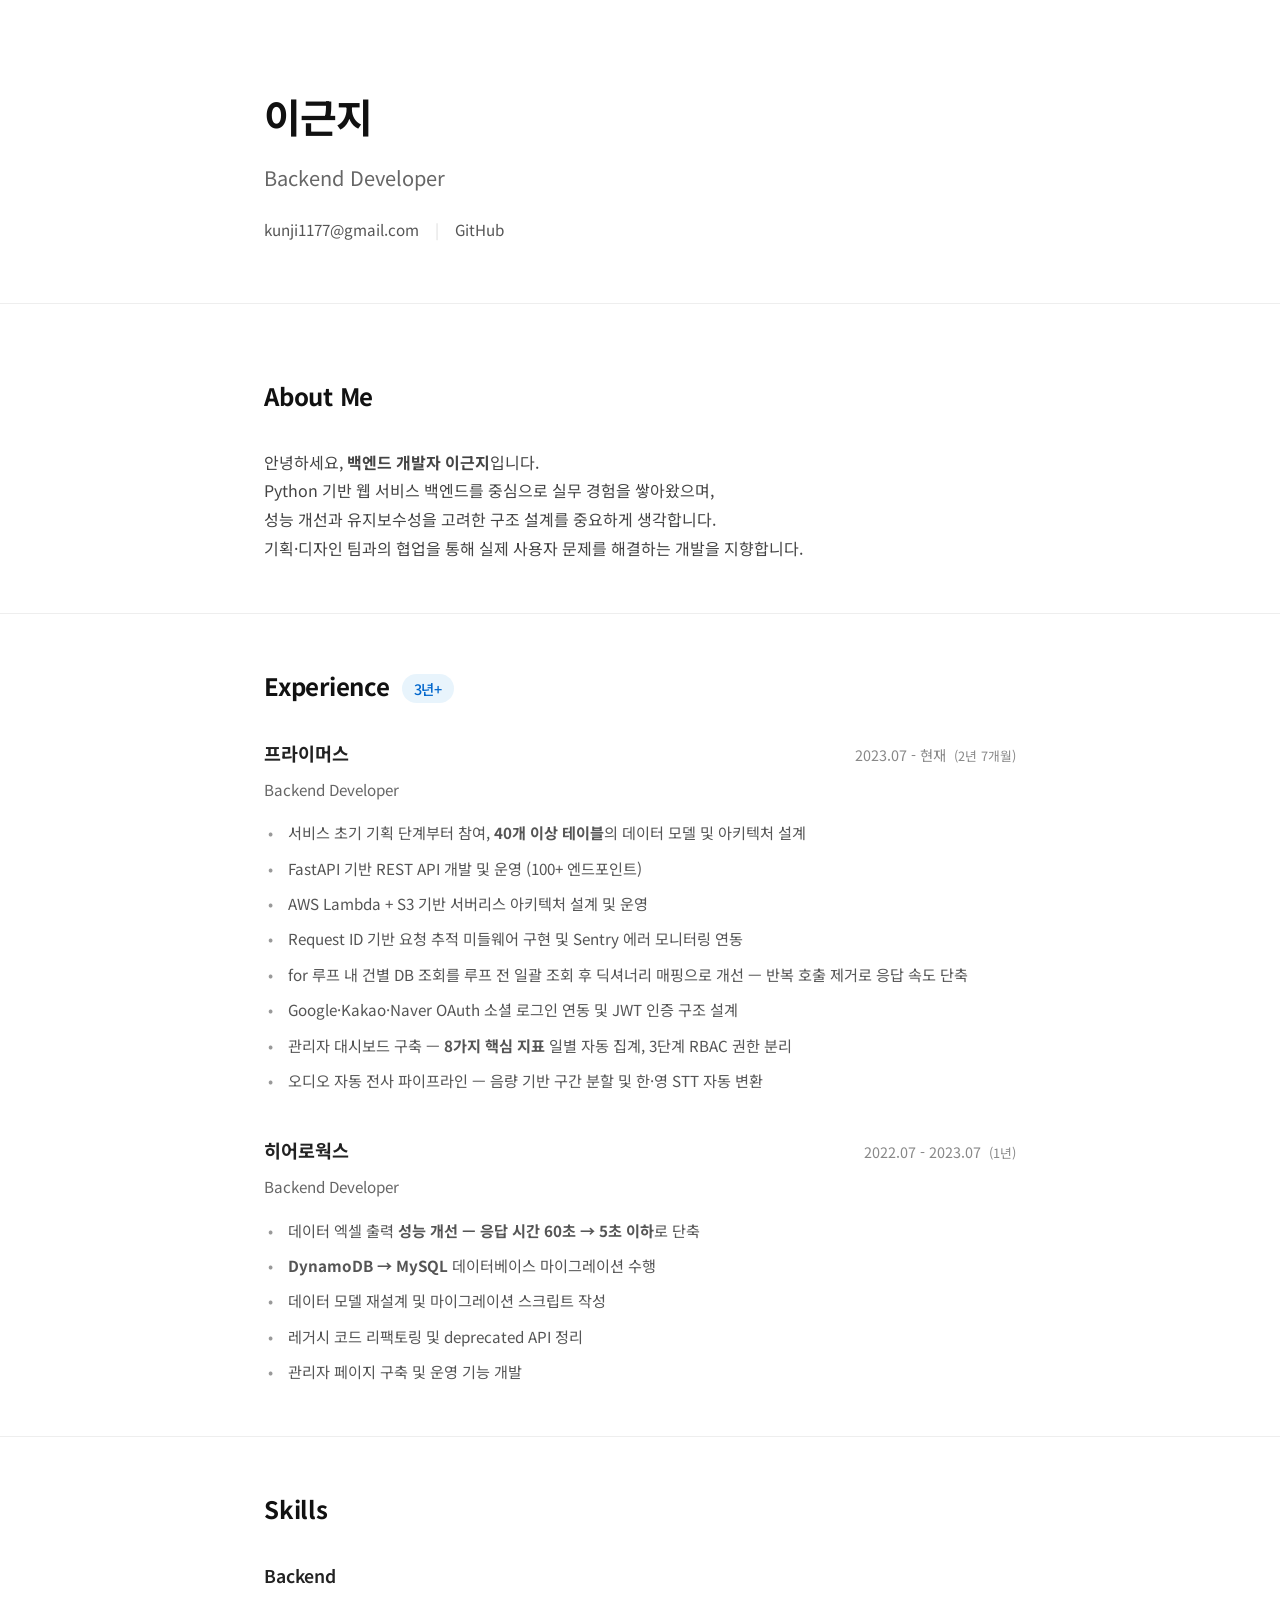
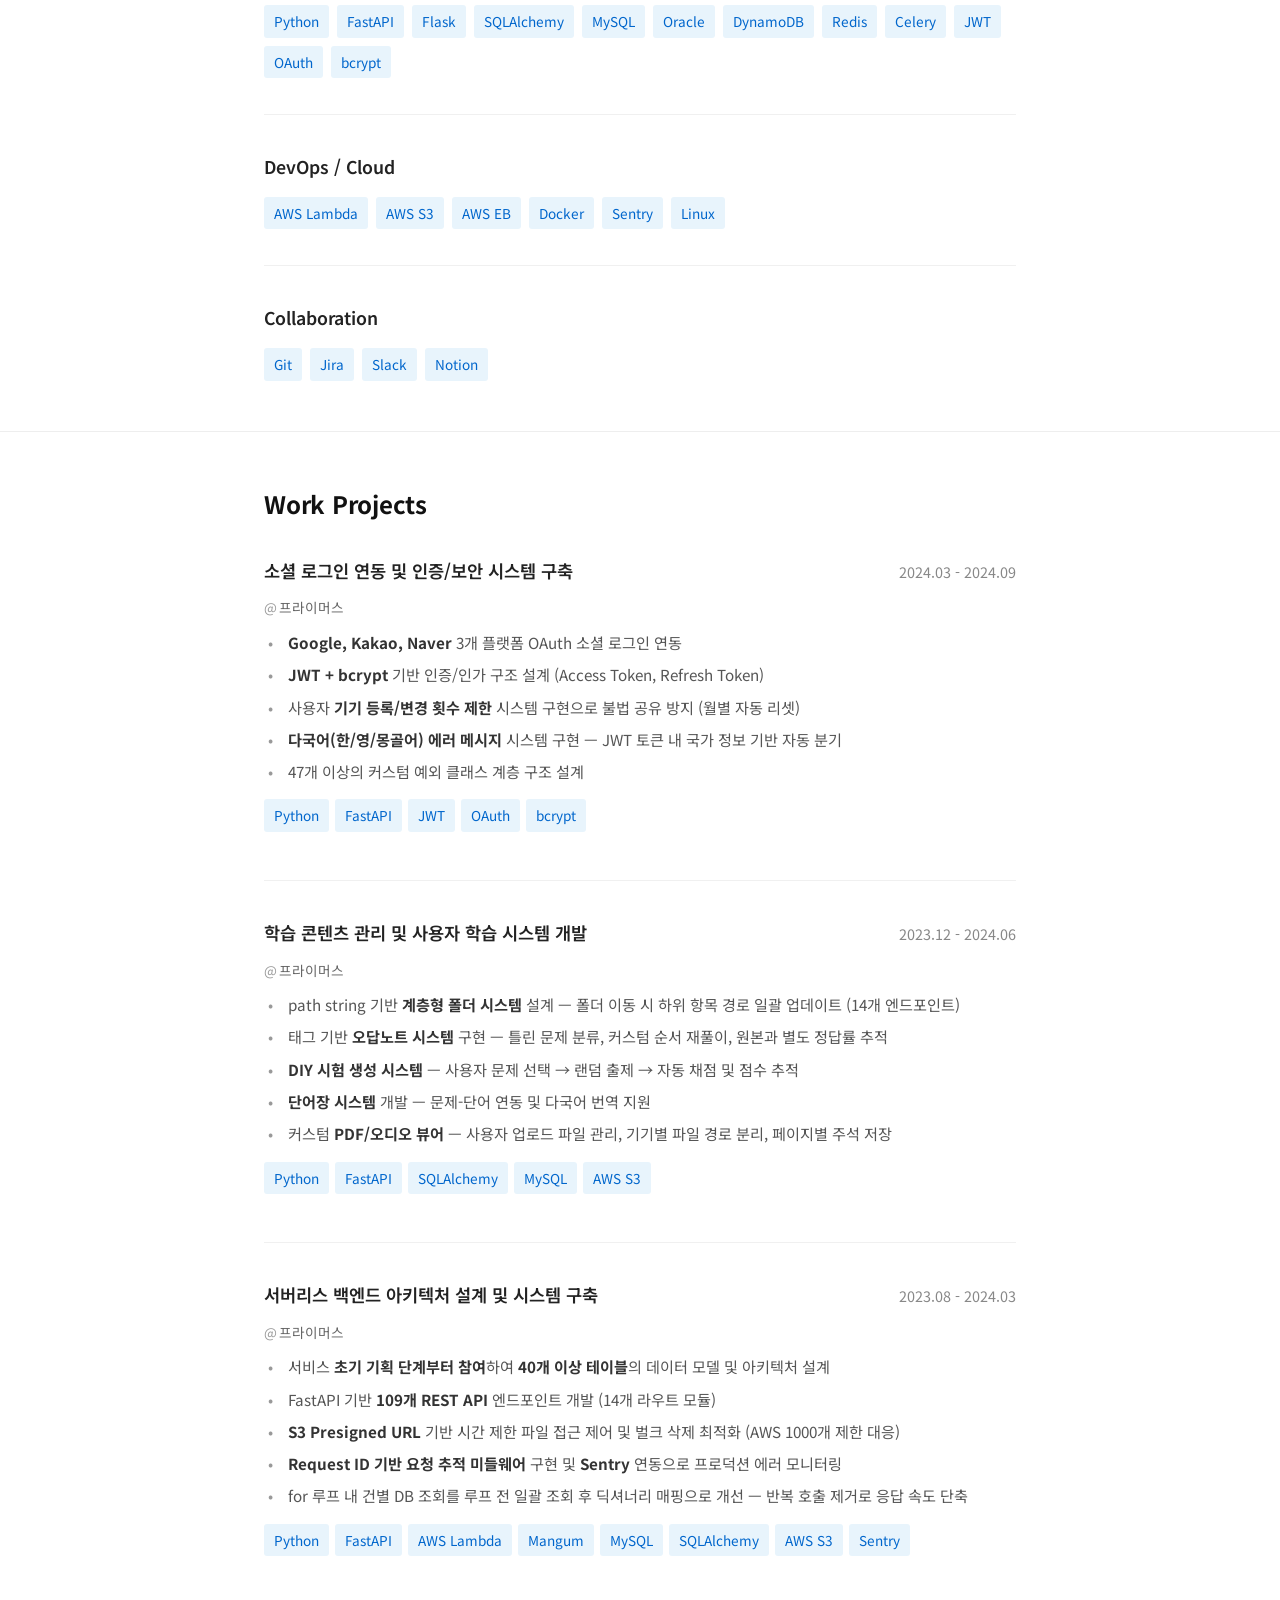
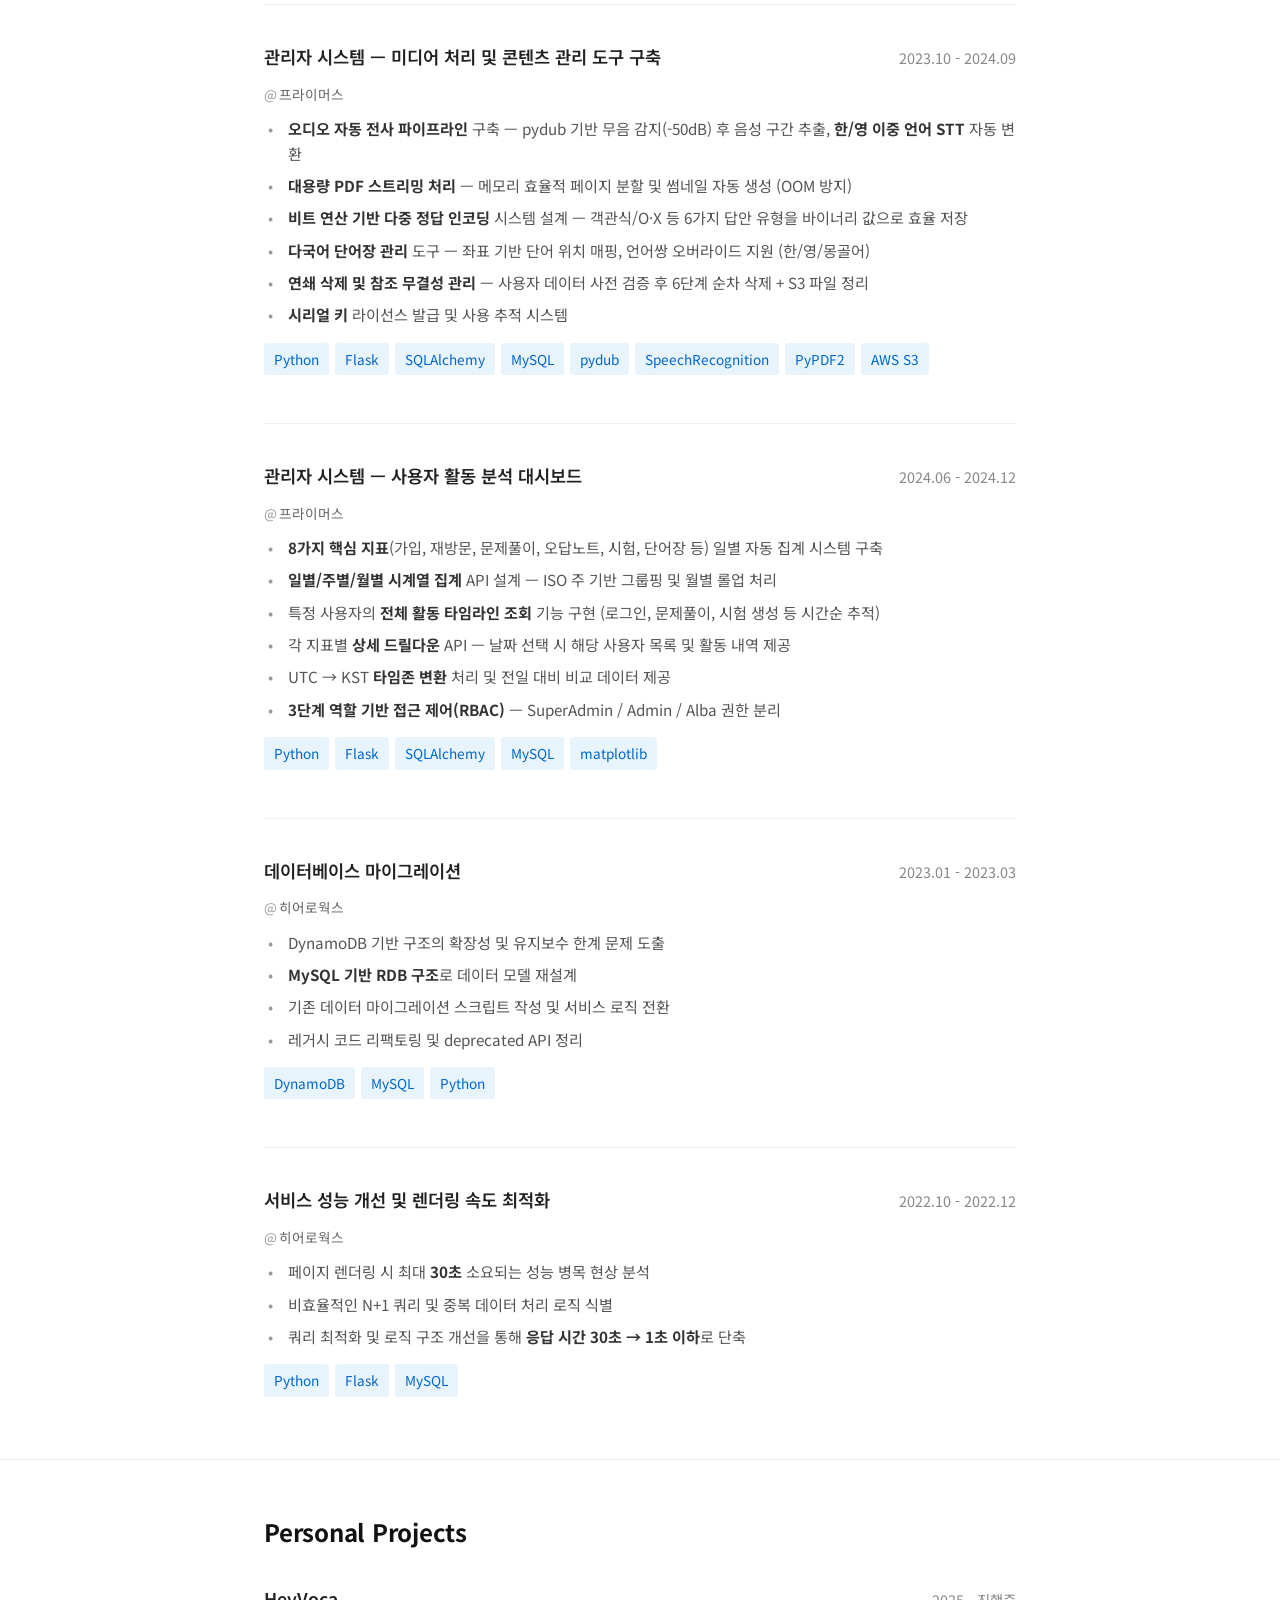
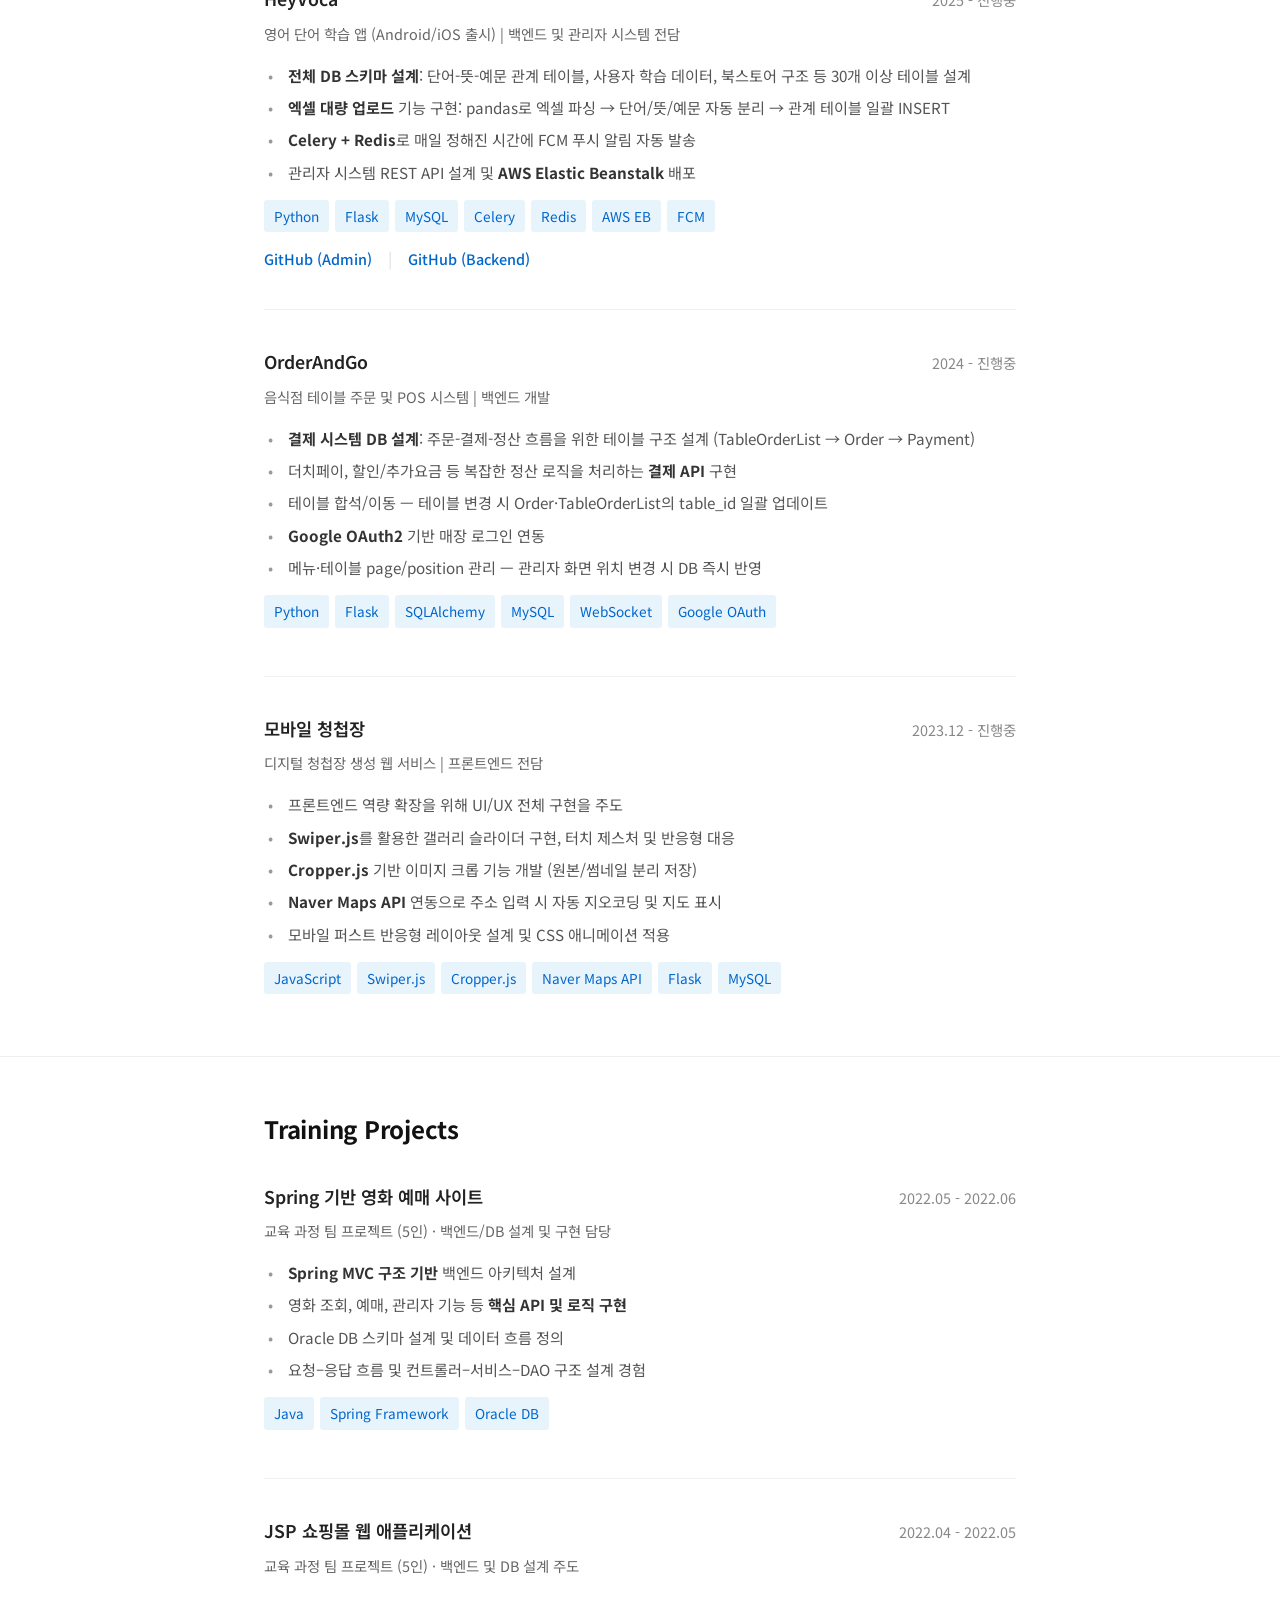
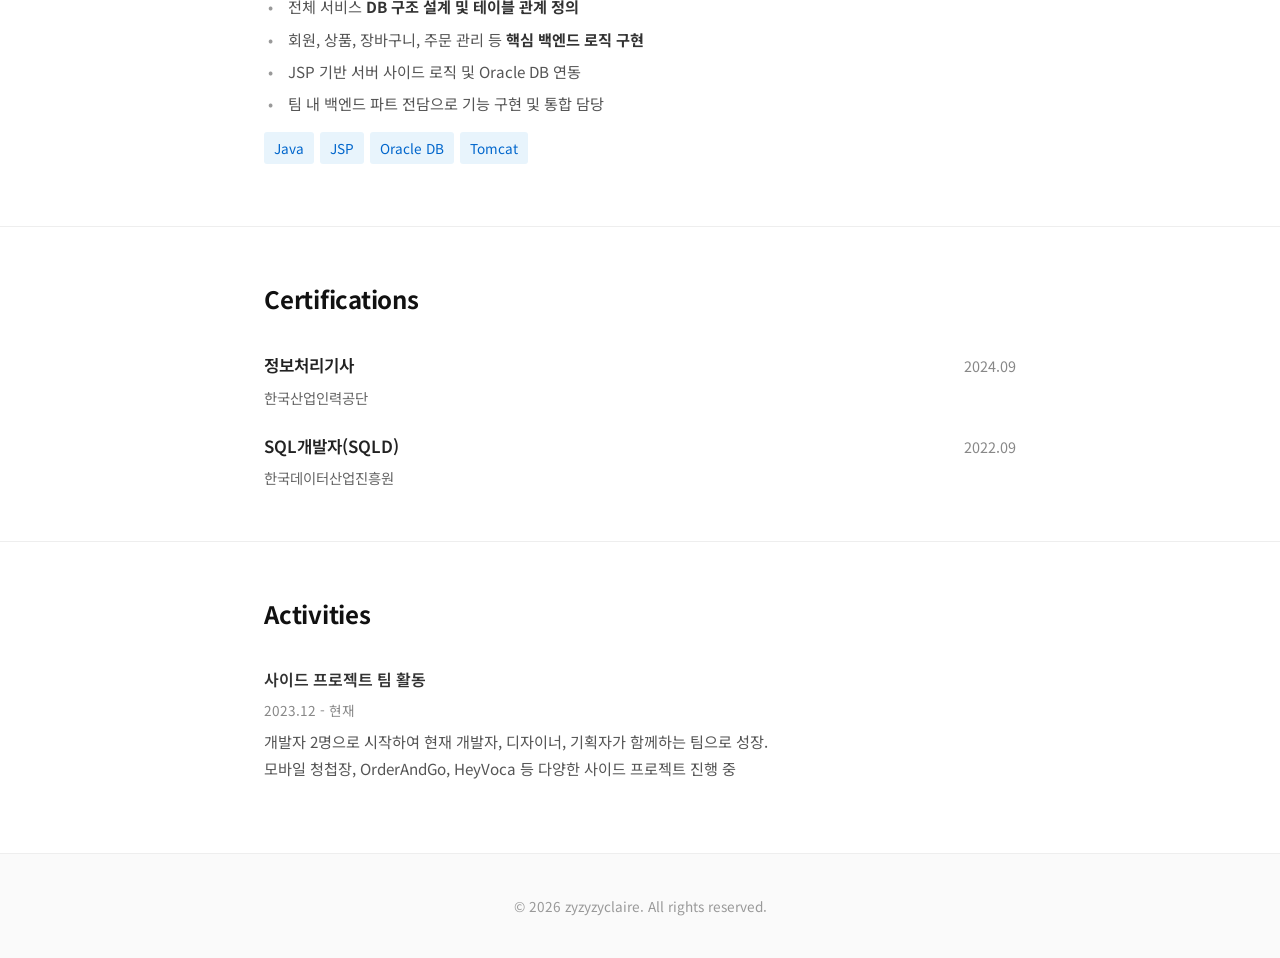
<file: index기본.html>
<!DOCTYPE html>
<html lang="ko">
<head>
    <meta charset="UTF-8">
    <meta name="viewport" content="width=device-width, initial-scale=1.0">
    <meta name="description" content="개발자 포트폴리오">
    <title>이근지 | Backend Developer</title>

    <!-- Google Fonts -->
    <link rel="preconnect" href="https://fonts.googleapis.com">
    <link rel="preconnect" href="https://fonts.gstatic.com" crossorigin>
    <link href="https://fonts.googleapis.com/css2?family=Noto+Sans+KR:wght@300;400;500;700&display=swap" rel="stylesheet">

    <!-- Stylesheet -->
    <link rel="stylesheet" href="css/style.css">
</head>
<body>
    <!-- Header / Intro -->
    <header class="header">
        <div class="container">
            <h1 class="name">이근지</h1>
            <p class="title">Backend Developer</p>
            <div class="contact-links">
                <a href="mailto:kunji1177@gmail.com">kunji1177@gmail.com</a>
                <span class="separator">|</span>
                <a href="https://github.com/zyzyzyclaire" target="_blank" rel="noopener">GitHub</a>
                <!-- <span class="separator">|</span> -->
                <!-- <a href="https://blog.example.com" target="_blank" rel="noopener">Blog</a> -->
            </div>
        </div>
    </header>

    <main class="main">
        <!-- About Me -->
        <section class="section" id="about">
            <div class="container">
                <h2 class="section-title">About Me</h2>
                <div class="section-content">
                    <p>
                        안녕하세요, <strong>백엔드 개발자 이근지</strong>입니다.<br>
                        Python 기반 웹 서비스 백엔드를 중심으로 실무 경험을 쌓아왔으며,<br>
                        성능 개선과 유지보수성을 고려한 구조 설계를 중요하게 생각합니다.<br>
                        기획·디자인 팀과의 협업을 통해 실제 사용자 문제를 해결하는 개발을 지향합니다.
                    </p>
                </div>
            </div>
        </section>

        <!-- Experience -->
        <section class="section" id="experience">
            <div class="container">
                <h2 class="section-title">Experience<span class="experience-total">3년+</span></h2>
                <div class="section-content">

                    <div class="experience-item">
                        <div class="experience-header">
                            <h3 class="company-name">프라이머스</h3>
                            <span class="period">2023.07 - 현재<span class="duration">2년 7개월</span></span>
                        </div>
                        <p class="position">Backend Developer</p>
                        <ul class="experience-list">
                            <li>서비스 초기 기획 단계부터 참여, <strong>40개 이상 테이블</strong>의 데이터 모델 및 아키텍처 설계</li>
                            <li>FastAPI 기반 REST API 개발 및 운영 (100+ 엔드포인트)</li>
                            <li>AWS Lambda + S3 기반 서버리스 아키텍처 설계 및 운영</li>
                            <li>Request ID 기반 요청 추적 미들웨어 구현 및 Sentry 에러 모니터링 연동</li>
                            <li>for 루프 내 건별 DB 조회를 루프 전 일괄 조회 후 딕셔너리 매핑으로 개선 — 반복 호출 제거로 응답 속도 단축</li>
                            <li>Google·Kakao·Naver OAuth 소셜 로그인 연동 및 JWT 인증 구조 설계</li>
                            <li>관리자 대시보드 구축 — <strong>8가지 핵심 지표</strong> 일별 자동 집계, 3단계 RBAC 권한 분리</li>
                            <li>오디오 자동 전사 파이프라인 — 음량 기반 구간 분할 및 한·영 STT 자동 변환</li>
                        </ul>
                    </div>

                    <div class="experience-item">
                        <div class="experience-header">
                            <h3 class="company-name">히어로웍스</h3>
                            <span class="period">2022.07 - 2023.07<span class="duration">1년</span></span>
                        </div>
                        <p class="position">Backend Developer</p>
                        <ul class="experience-list">
                            <li>데이터 엑셀 출력 <strong>성능 개선 — 응답 시간 60초 → 5초 이하</strong>로 단축</li>
                            <li><strong>DynamoDB → MySQL</strong> 데이터베이스 마이그레이션 수행</li>
                            <li>데이터 모델 재설계 및 마이그레이션 스크립트 작성</li>
                            <li>레거시 코드 리팩토링 및 deprecated API 정리</li>
                            <li>관리자 페이지 구축 및 운영 기능 개발</li>
                        </ul>
                    </div>

                </div>
            </div>
        </section>

        <!-- Skills -->
        <section class="section" id="skills">
            <div class="container">
                <h2 class="section-title">Skills</h2>
                <div class="section-content">
                    <div class="skill-category">
                        <h3 class="skill-category-title">Backend</h3>
                        <div class="skill-tags">
                            <span class="skill-tag">Python</span>
                            <span class="skill-tag">FastAPI</span>
                            <span class="skill-tag">Flask</span>
                            <span class="skill-tag">SQLAlchemy</span>
                            <span class="skill-tag">MySQL</span>
                            <span class="skill-tag">Oracle</span>
                            <span class="skill-tag">DynamoDB</span>
                            <span class="skill-tag">Redis</span>
                            <span class="skill-tag">Celery</span>
                            <span class="skill-tag">JWT</span>
                            <span class="skill-tag">OAuth</span>
                            <span class="skill-tag">bcrypt</span>
                        </div>
                    </div>
                    <div class="skill-category">
                        <h3 class="skill-category-title">DevOps / Cloud</h3>
                        <div class="skill-tags">
                            <span class="skill-tag">AWS Lambda</span>
                            <span class="skill-tag">AWS S3</span>
                            <span class="skill-tag">AWS EB</span>
                            <span class="skill-tag">Docker</span>
                            <span class="skill-tag">Sentry</span>
                            <span class="skill-tag">Linux</span>
                        </div>
                    </div>
                    <div class="skill-category">
                        <h3 class="skill-category-title">Collaboration</h3>
                        <div class="skill-tags">
                            <span class="skill-tag">Git</span>
                            <span class="skill-tag">Jira</span>
                            <span class="skill-tag">Slack</span>
                            <span class="skill-tag">Notion</span>
                        </div>
                    </div>
                </div>
            </div>
        </section>

        <!-- Work Projects -->
        <section class="section" id="work-projects">
            <div class="container">
                <h2 class="section-title">Work Projects</h2>
                <div class="section-content">

                    <!-- 프라이머스 — 학습 서비스 백엔드 API -->
                    <div class="project-item">
                        <div class="project-header">
                            <h3 class="project-name">소셜 로그인 연동 및 인증/보안 시스템 구축</h3>
                            <span class="period">2024.03 - 2024.09</span>
                        </div>
                        <span class="project-company">프라이머스</span>
                        <ul class="project-detail-list">
                            <li><strong>Google, Kakao, Naver</strong> 3개 플랫폼 OAuth 소셜 로그인 연동</li>
                            <li><strong>JWT + bcrypt</strong> 기반 인증/인가 구조 설계 (Access Token, Refresh Token)</li>
                            <li>사용자 <strong>기기 등록/변경 횟수 제한</strong> 시스템 구현으로 불법 공유 방지 (월별 자동 리셋)</li>
                            <li><strong>다국어(한/영/몽골어) 에러 메시지</strong> 시스템 구현 — JWT 토큰 내 국가 정보 기반 자동 분기</li>
                            <li>47개 이상의 커스텀 예외 클래스 계층 구조 설계</li>
                        </ul>
                        <div class="project-tech">
                            <span class="tech-tag">Python</span>
                            <span class="tech-tag">FastAPI</span>
                            <span class="tech-tag">JWT</span>
                            <span class="tech-tag">OAuth</span>
                            <span class="tech-tag">bcrypt</span>
                        </div>
                    </div>

                    <div class="project-item">
                        <div class="project-header">
                            <h3 class="project-name">학습 콘텐츠 관리 및 사용자 학습 시스템 개발</h3>
                            <span class="period">2023.12 - 2024.06</span>
                        </div>
                        <span class="project-company">프라이머스</span>
                        <ul class="project-detail-list">
                            <li>path string 기반 <strong>계층형 폴더 시스템</strong> 설계 — 폴더 이동 시 하위 항목 경로 일괄 업데이트 (14개 엔드포인트)</li>
                            <li>태그 기반 <strong>오답노트 시스템</strong> 구현 — 틀린 문제 분류, 커스텀 순서 재풀이, 원본과 별도 정답률 추적</li>
                            <li><strong>DIY 시험 생성 시스템</strong> — 사용자 문제 선택 → 랜덤 출제 → 자동 채점 및 점수 추적</li>
                            <li><strong>단어장 시스템</strong> 개발 — 문제-단어 연동 및 다국어 번역 지원</li>
                            <li>커스텀 <strong>PDF/오디오 뷰어</strong> — 사용자 업로드 파일 관리, 기기별 파일 경로 분리, 페이지별 주석 저장</li>
                        </ul>
                        <div class="project-tech">
                            <span class="tech-tag">Python</span>
                            <span class="tech-tag">FastAPI</span>
                            <span class="tech-tag">SQLAlchemy</span>
                            <span class="tech-tag">MySQL</span>
                            <span class="tech-tag">AWS S3</span>
                        </div>
                    </div>

                    <div class="project-item">
                        <div class="project-header">
                            <h3 class="project-name">서버리스 백엔드 아키텍처 설계 및 시스템 구축</h3>
                            <span class="period">2023.08 - 2024.03</span>
                        </div>
                        <span class="project-company">프라이머스</span>
                        <ul class="project-detail-list">
                            <li>서비스 <strong>초기 기획 단계부터 참여</strong>하여 <strong>40개 이상 테이블</strong>의 데이터 모델 및 아키텍처 설계</li>
                            <li>FastAPI 기반 <strong>109개 REST API</strong> 엔드포인트 개발 (14개 라우트 모듈)</li>
                            <li><strong>S3 Presigned URL</strong> 기반 시간 제한 파일 접근 제어 및 벌크 삭제 최적화 (AWS 1000개 제한 대응)</li>
                            <li><strong>Request ID 기반 요청 추적 미들웨어</strong> 구현 및 <strong>Sentry</strong> 연동으로 프로덕션 에러 모니터링</li>
                            <li>for 루프 내 건별 DB 조회를 루프 전 일괄 조회 후 딕셔너리 매핑으로 개선 — 반복 호출 제거로 응답 속도 단축</li>
                        </ul>
                        <div class="project-tech">
                            <span class="tech-tag">Python</span>
                            <span class="tech-tag">FastAPI</span>
                            <span class="tech-tag">AWS Lambda</span>
                            <span class="tech-tag">Mangum</span>
                            <span class="tech-tag">MySQL</span>
                            <span class="tech-tag">SQLAlchemy</span>
                            <span class="tech-tag">AWS S3</span>
                            <span class="tech-tag">Sentry</span>
                        </div>
                    </div>

                    <!-- 프라이머스 — 관리자 시스템 -->
                    <div class="project-item">
                        <div class="project-header">
                            <h3 class="project-name">관리자 시스템 — 미디어 처리 및 콘텐츠 관리 도구 구축</h3>
                            <span class="period">2023.10 - 2024.09</span>
                        </div>
                        <span class="project-company">프라이머스</span>
                        <ul class="project-detail-list">
                            <li><strong>오디오 자동 전사 파이프라인</strong> 구축 — pydub 기반 무음 감지(-50dB) 후 음성 구간 추출, <strong>한/영 이중 언어 STT</strong> 자동 변환</li>
                            <li><strong>대용량 PDF 스트리밍 처리</strong> — 메모리 효율적 페이지 분할 및 썸네일 자동 생성 (OOM 방지)</li>
                            <li><strong>비트 연산 기반 다중 정답 인코딩</strong> 시스템 설계 — 객관식/O·X 등 6가지 답안 유형을 바이너리 값으로 효율 저장</li>
                            <li><strong>다국어 단어장 관리</strong> 도구 — 좌표 기반 단어 위치 매핑, 언어쌍 오버라이드 지원 (한/영/몽골어)</li>
                            <li><strong>연쇄 삭제 및 참조 무결성 관리</strong> — 사용자 데이터 사전 검증 후 6단계 순차 삭제 + S3 파일 정리</li>
                            <li><strong>시리얼 키</strong> 라이선스 발급 및 사용 추적 시스템</li>
                        </ul>
                        <div class="project-tech">
                            <span class="tech-tag">Python</span>
                            <span class="tech-tag">Flask</span>
                            <span class="tech-tag">SQLAlchemy</span>
                            <span class="tech-tag">MySQL</span>
                            <span class="tech-tag">pydub</span>
                            <span class="tech-tag">SpeechRecognition</span>
                            <span class="tech-tag">PyPDF2</span>
                            <span class="tech-tag">AWS S3</span>
                        </div>
                    </div>

                    <div class="project-item">
                        <div class="project-header">
                            <h3 class="project-name">관리자 시스템 — 사용자 활동 분석 대시보드</h3>
                            <span class="period">2024.06 - 2024.12</span>
                        </div>
                        <span class="project-company">프라이머스</span>
                        <ul class="project-detail-list">
                            <li><strong>8가지 핵심 지표</strong>(가입, 재방문, 문제풀이, 오답노트, 시험, 단어장 등) 일별 자동 집계 시스템 구축</li>
                            <li><strong>일별/주별/월별 시계열 집계</strong> API 설계 — ISO 주 기반 그룹핑 및 월별 롤업 처리</li>
                            <li>특정 사용자의 <strong>전체 활동 타임라인 조회</strong> 기능 구현 (로그인, 문제풀이, 시험 생성 등 시간순 추적)</li>
                            <li>각 지표별 <strong>상세 드릴다운</strong> API — 날짜 선택 시 해당 사용자 목록 및 활동 내역 제공</li>
                            <li>UTC → KST <strong>타임존 변환</strong> 처리 및 전일 대비 비교 데이터 제공</li>
                            <li><strong>3단계 역할 기반 접근 제어(RBAC)</strong> — SuperAdmin / Admin / Alba 권한 분리</li>
                        </ul>
                        <div class="project-tech">
                            <span class="tech-tag">Python</span>
                            <span class="tech-tag">Flask</span>
                            <span class="tech-tag">SQLAlchemy</span>
                            <span class="tech-tag">MySQL</span>
                            <span class="tech-tag">matplotlib</span>
                        </div>
                    </div>

                    <!-- 히어로웍스 프로젝트 -->
                    <div class="project-item">
                        <div class="project-header">
                            <h3 class="project-name">데이터베이스 마이그레이션</h3>
                            <span class="period">2023.01 - 2023.03</span>
                        </div>
                        <span class="project-company">히어로웍스</span>
                        <ul class="project-detail-list">
                            <li>DynamoDB 기반 구조의 확장성 및 유지보수 한계 문제 도출</li>
                            <li><strong>MySQL 기반 RDB 구조</strong>로 데이터 모델 재설계</li>
                            <li>기존 데이터 마이그레이션 스크립트 작성 및 서비스 로직 전환</li>
                            <li>레거시 코드 리팩토링 및 deprecated API 정리</li>
                        </ul>
                        <div class="project-tech">
                            <span class="tech-tag">DynamoDB</span>
                            <span class="tech-tag">MySQL</span>
                            <span class="tech-tag">Python</span>
                        </div>
                    </div>

                    <div class="project-item">
                        <div class="project-header">
                            <h3 class="project-name">서비스 성능 개선 및 렌더링 속도 최적화</h3>
                            <span class="period">2022.10 - 2022.12</span>
                        </div>
                        <span class="project-company">히어로웍스</span>
                        <ul class="project-detail-list">
                            <li>페이지 렌더링 시 최대 <strong>30초</strong> 소요되는 성능 병목 현상 분석</li>
                            <li>비효율적인 N+1 쿼리 및 중복 데이터 처리 로직 식별</li>
                            <li>쿼리 최적화 및 로직 구조 개선을 통해 <strong>응답 시간 30초 → 1초 이하</strong>로 단축</li>
                        </ul>
                        <div class="project-tech">
                            <span class="tech-tag">Python</span>
                            <span class="tech-tag">Flask</span>
                            <span class="tech-tag">MySQL</span>
                        </div>
                    </div>

                </div>
            </div>
        </section>

        <!-- Personal Projects -->
        <section class="section" id="personal-projects">
            <div class="container">
                <h2 class="section-title">Personal Projects</h2>
                <div class="section-content">

                    <div class="project-item">
                        <div class="project-header">
                            <h3 class="project-name">HeyVoca</h3>
                            <span class="period">2025 - 진행중</span>
                        </div>
                        <p class="project-subtitle">영어 단어 학습 앱 (Android/iOS 출시) | 백엔드 및 관리자 시스템 전담</p>
                        <ul class="project-detail-list">
                            <li><strong>전체 DB 스키마 설계</strong>: 단어-뜻-예문 관계 테이블, 사용자 학습 데이터, 북스토어 구조 등 30개 이상 테이블 설계</li>
                            <li><strong>엑셀 대량 업로드</strong> 기능 구현: pandas로 엑셀 파싱 → 단어/뜻/예문 자동 분리 → 관계 테이블 일괄 INSERT</li>
                            <li><strong>Celery + Redis</strong>로 매일 정해진 시간에 FCM 푸시 알림 자동 발송</li>
                            <li>관리자 시스템 REST API 설계 및 <strong>AWS Elastic Beanstalk</strong> 배포</li>
                        </ul>
                        <div class="project-tech">
                            <span class="tech-tag">Python</span>
                            <span class="tech-tag">Flask</span>
                            <span class="tech-tag">MySQL</span>
                            <span class="tech-tag">Celery</span>
                            <span class="tech-tag">Redis</span>
                            <span class="tech-tag">AWS EB</span>
                            <span class="tech-tag">FCM</span>
                        </div>
                        <div class="project-links">
                            <a href="https://github.com/whrksp126/heyvoca_admin" target="_blank" rel="noopener">GitHub (Admin)</a>
                            <span class="separator">|</span>
                            <a href="https://github.com/whrksp126/heyvoca_back" target="_blank" rel="noopener">GitHub (Backend)</a>
                        </div>
                    </div>

                    <div class="project-item">
                        <div class="project-header">
                            <h3 class="project-name">OrderAndGo</h3>
                            <span class="period">2024 - 진행중</span>
                        </div>
                        <p class="project-subtitle">음식점 테이블 주문 및 POS 시스템 | 백엔드 개발</p>
                        <ul class="project-detail-list">
                            <li><strong>결제 시스템 DB 설계</strong>: 주문-결제-정산 흐름을 위한 테이블 구조 설계 (TableOrderList → Order → Payment)</li>
                            <li>더치페이, 할인/추가요금 등 복잡한 정산 로직을 처리하는 <strong>결제 API</strong> 구현</li>
                            <li>테이블 합석/이동 — 테이블 변경 시 Order·TableOrderList의 table_id 일괄 업데이트</li>
                            <li><strong>Google OAuth2</strong> 기반 매장 로그인 연동</li>
                            <li>메뉴·테이블 page/position 관리 — 관리자 화면 위치 변경 시 DB 즉시 반영</li>
                        </ul>
                        <div class="project-tech">
                            <span class="tech-tag">Python</span>
                            <span class="tech-tag">Flask</span>
                            <span class="tech-tag">SQLAlchemy</span>
                            <span class="tech-tag">MySQL</span>
                            <span class="tech-tag">WebSocket</span>
                            <span class="tech-tag">Google OAuth</span>
                        </div>
                        <div class="project-links">
                            <!-- <a href="https://github.com/zyzyzyclaire/orderandgo" target="_blank" rel="noopener">GitHub</a> -->
                        </div>
                    </div>

                    <div class="project-item">
                        <div class="project-header">
                            <h3 class="project-name">모바일 청첩장</h3>
                            <span class="period">2023.12 - 진행중</span>
                        </div>
                        <p class="project-subtitle">디지털 청첩장 생성 웹 서비스 | 프론트엔드 전담</p>
                        <ul class="project-detail-list">
                            <li>프론트엔드 역량 확장을 위해 UI/UX 전체 구현을 주도</li>
                            <li><strong>Swiper.js</strong>를 활용한 갤러리 슬라이더 구현, 터치 제스처 및 반응형 대응</li>
                            <li><strong>Cropper.js</strong> 기반 이미지 크롭 기능 개발 (원본/썸네일 분리 저장)</li>
                            <li><strong>Naver Maps API</strong> 연동으로 주소 입력 시 자동 지오코딩 및 지도 표시</li>
                            <li>모바일 퍼스트 반응형 레이아웃 설계 및 CSS 애니메이션 적용</li>
                        </ul>
                        <div class="project-tech">
                            <span class="tech-tag">JavaScript</span>
                            <span class="tech-tag">Swiper.js</span>
                            <span class="tech-tag">Cropper.js</span>
                            <span class="tech-tag">Naver Maps API</span>
                            <span class="tech-tag">Flask</span>
                            <span class="tech-tag">MySQL</span>
                        </div>
                        <div class="project-links">
                            <!-- <a href="https://github.com/zyzyzyclaire/invitation_wedding_template" target="_blank" rel="noopener">GitHub</a> -->
                        </div>
                    </div>

                </div>
            </div>
        </section>

        <!-- Training Projects -->
        <section class="section" id="training-projects">
            <div class="container">
                <h2 class="section-title">Training Projects</h2>
                <div class="section-content">

                    <div class="project-item training-project">
                        <div class="project-header">
                            <h3 class="project-name">Spring 기반 영화 예매 사이트</h3>
                            <span class="period">2022.05 - 2022.06</span>
                        </div>
                        <p class="project-subtitle">교육 과정 팀 프로젝트 (5인) · 백엔드/DB 설계 및 구현 담당</p>
                        <ul class="project-detail-list">
                            <li><strong>Spring MVC 구조 기반</strong> 백엔드 아키텍처 설계</li>
                            <li>영화 조회, 예매, 관리자 기능 등 <strong>핵심 API 및 로직 구현</strong></li>
                            <li>Oracle DB 스키마 설계 및 데이터 흐름 정의</li>
                            <li>요청–응답 흐름 및 컨트롤러–서비스–DAO 구조 설계 경험</li>
                        </ul>
                        <div class="project-tech">
                            <span class="tech-tag">Java</span>
                            <span class="tech-tag">Spring Framework</span>
                            <span class="tech-tag">Oracle DB</span>
                        </div>
                    </div>

                    <div class="project-item training-project">
                        <div class="project-header">
                            <h3 class="project-name">JSP 쇼핑몰 웹 애플리케이션</h3>
                            <span class="period">2022.04 - 2022.05</span>
                        </div>
                        <p class="project-subtitle">교육 과정 팀 프로젝트 (5인) · 백엔드 및 DB 설계 주도</p>
                        <ul class="project-detail-list">
                            <li>전체 서비스 <strong>DB 구조 설계 및 테이블 관계 정의</strong></li>
                            <li>회원, 상품, 장바구니, 주문 관리 등 <strong>핵심 백엔드 로직 구현</strong></li>
                            <li>JSP 기반 서버 사이드 로직 및 Oracle DB 연동</li>
                            <li>팀 내 백엔드 파트 전담으로 기능 구현 및 통합 담당</li>
                        </ul>
                        <div class="project-tech">
                            <span class="tech-tag">Java</span>
                            <span class="tech-tag">JSP</span>
                            <span class="tech-tag">Oracle DB</span>
                            <span class="tech-tag">Tomcat</span>
                        </div>
                    </div>

                </div>
            </div>
        </section>

        <!-- Education -->
        <!-- <section class="section" id="education">
            <div class="container">
                <h2 class="section-title">Education</h2>
                <div class="section-content">
                    <div class="education-item">
                        <div class="education-header">
                            <h3 class="school-name">동아대학교</h3>
                            <span class="period">2014.03 - 2020.02</span>
                        </div>
                        <p class="major">국문학과</p>
                    </div>
                    <div class="education-item">
                        <div class="education-header">
                            <h3 class="school-name">그린컴퓨터아카데미 부산</h3>
                            <span class="period">2021.01 - 2021.07</span>
                        </div>
                        <p class="major">
                            Java & Spring Framework 기반 백엔드 실무 과정 (900시간)
                        </p>
                    </div>
                </div>
            </div>
        </section> -->

        <!-- Certifications -->
        <section class="section" id="certifications">
            <div class="container">
                <h2 class="section-title">Certifications</h2>
                <div class="section-content">
                    <div class="certification-item">
                        <div class="certification-header">
                            <h3 class="certification-name">정보처리기사</h3>
                            <span class="period">2024.09</span>
                        </div>
                        <p class="certification-detail">한국산업인력공단</p>
                    </div>
                    <div class="certification-item">
                        <div class="certification-header">
                            <h3 class="certification-name">SQL개발자(SQLD)</h3>
                            <span class="period">2022.09</span>
                        </div>
                        <p class="certification-detail">한국데이터산업진흥원</p>
                    </div>
                </div>
            </div>
        </section>

        <!-- Other Activities -->
        <section class="section" id="activities">
            <div class="container">
                <h2 class="section-title">Activities</h2>
                <div class="section-content">
                    <ul class="activity-list">
                        <!-- <li>
                            <strong>기술 블로그 운영</strong>
                            <span class="activity-period">2021.01 - 현재</span>
                            <p>개발 경험과 학습 내용을 공유하는 기술 블로그 운영</p>
                        </li> -->
                        <li>
                            <strong>사이드 프로젝트 팀 활동</strong>
                            <span class="activity-period">2023.12 - 현재</span>
                            <p>개발자 2명으로 시작하여 현재 개발자, 디자이너, 기획자가 함께하는 팀으로 성장.
                            <br>모바일 청첩장, OrderAndGo, HeyVoca 등 다양한 사이드 프로젝트 진행 중</p>
                        </li>
                    </ul>
                </div>
            </div>
        </section>
    </main>

    <!-- Footer -->
    <footer class="footer">
        <div class="container">
            <p>&copy; 2026 zyzyzyclaire. All rights reserved.</p>
        </div>
    </footer>

    <script src="js/main.js"></script>
</body>
</html>
</file>
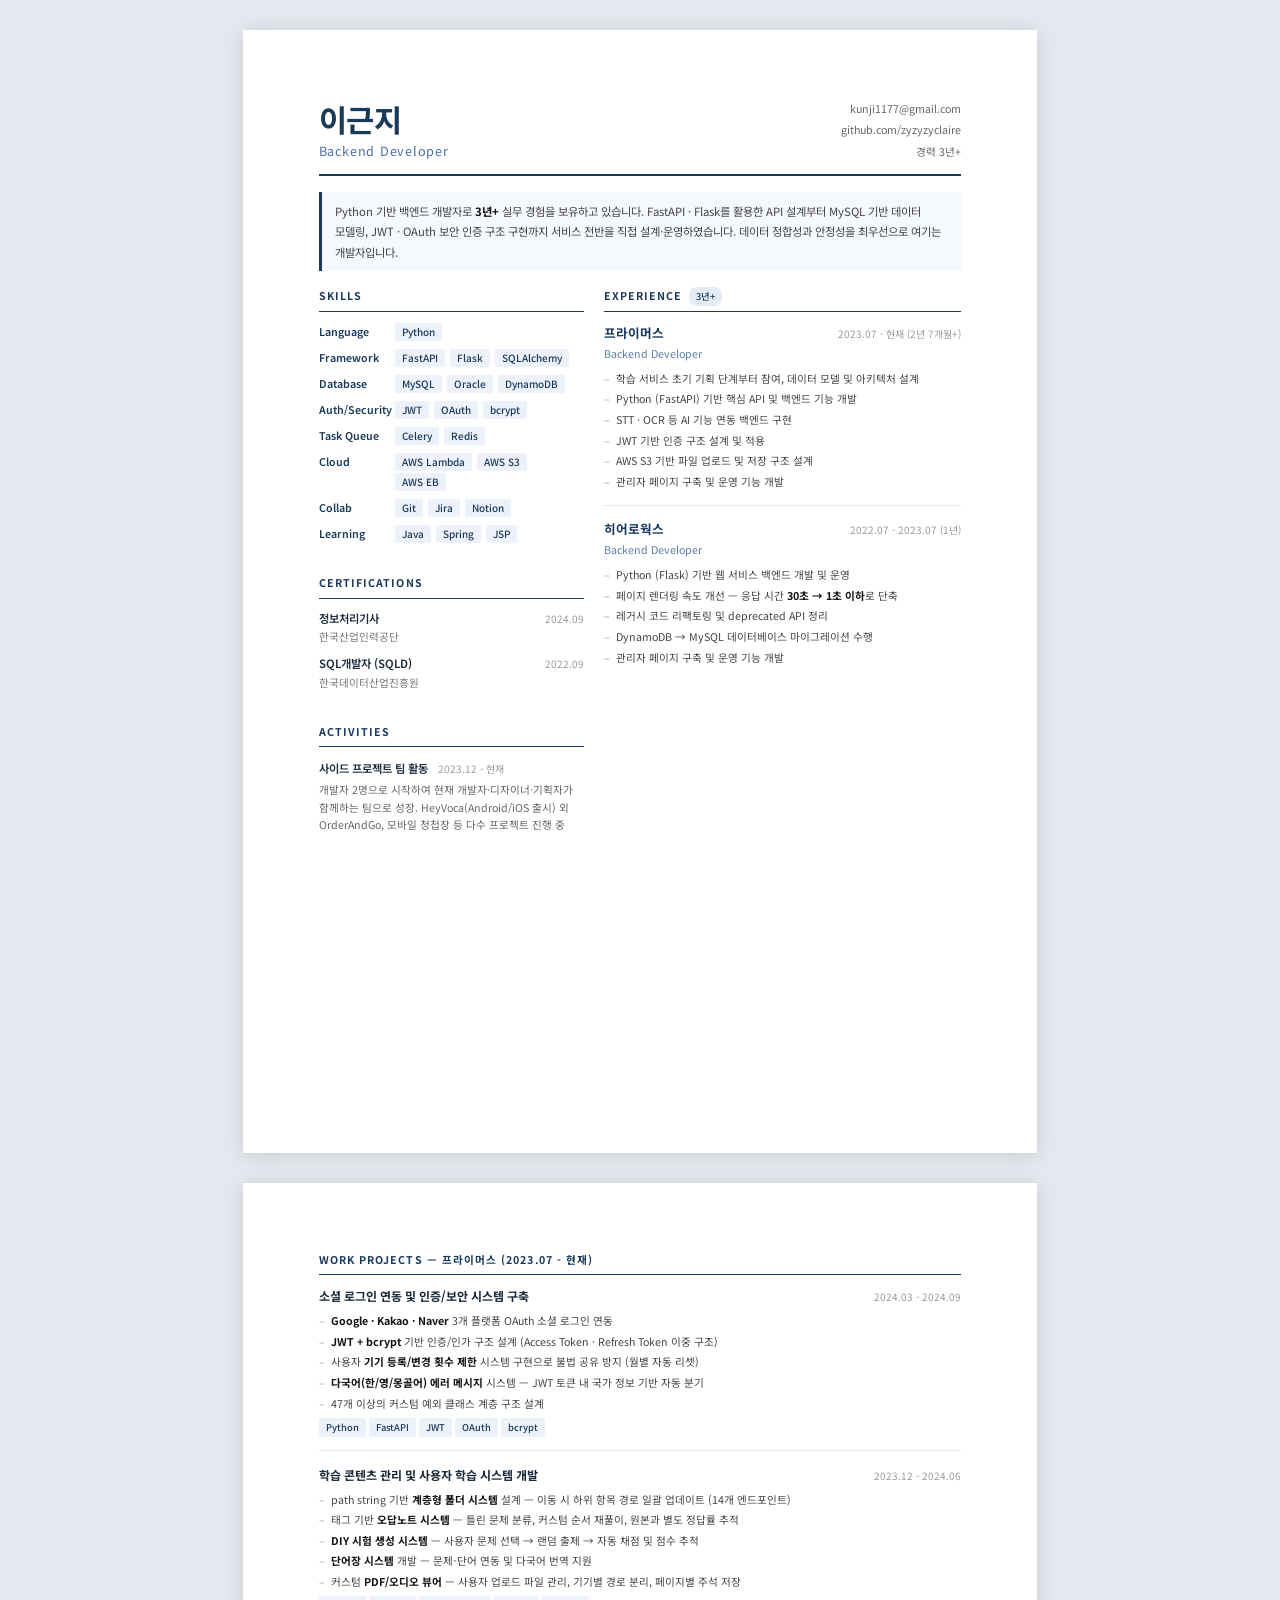
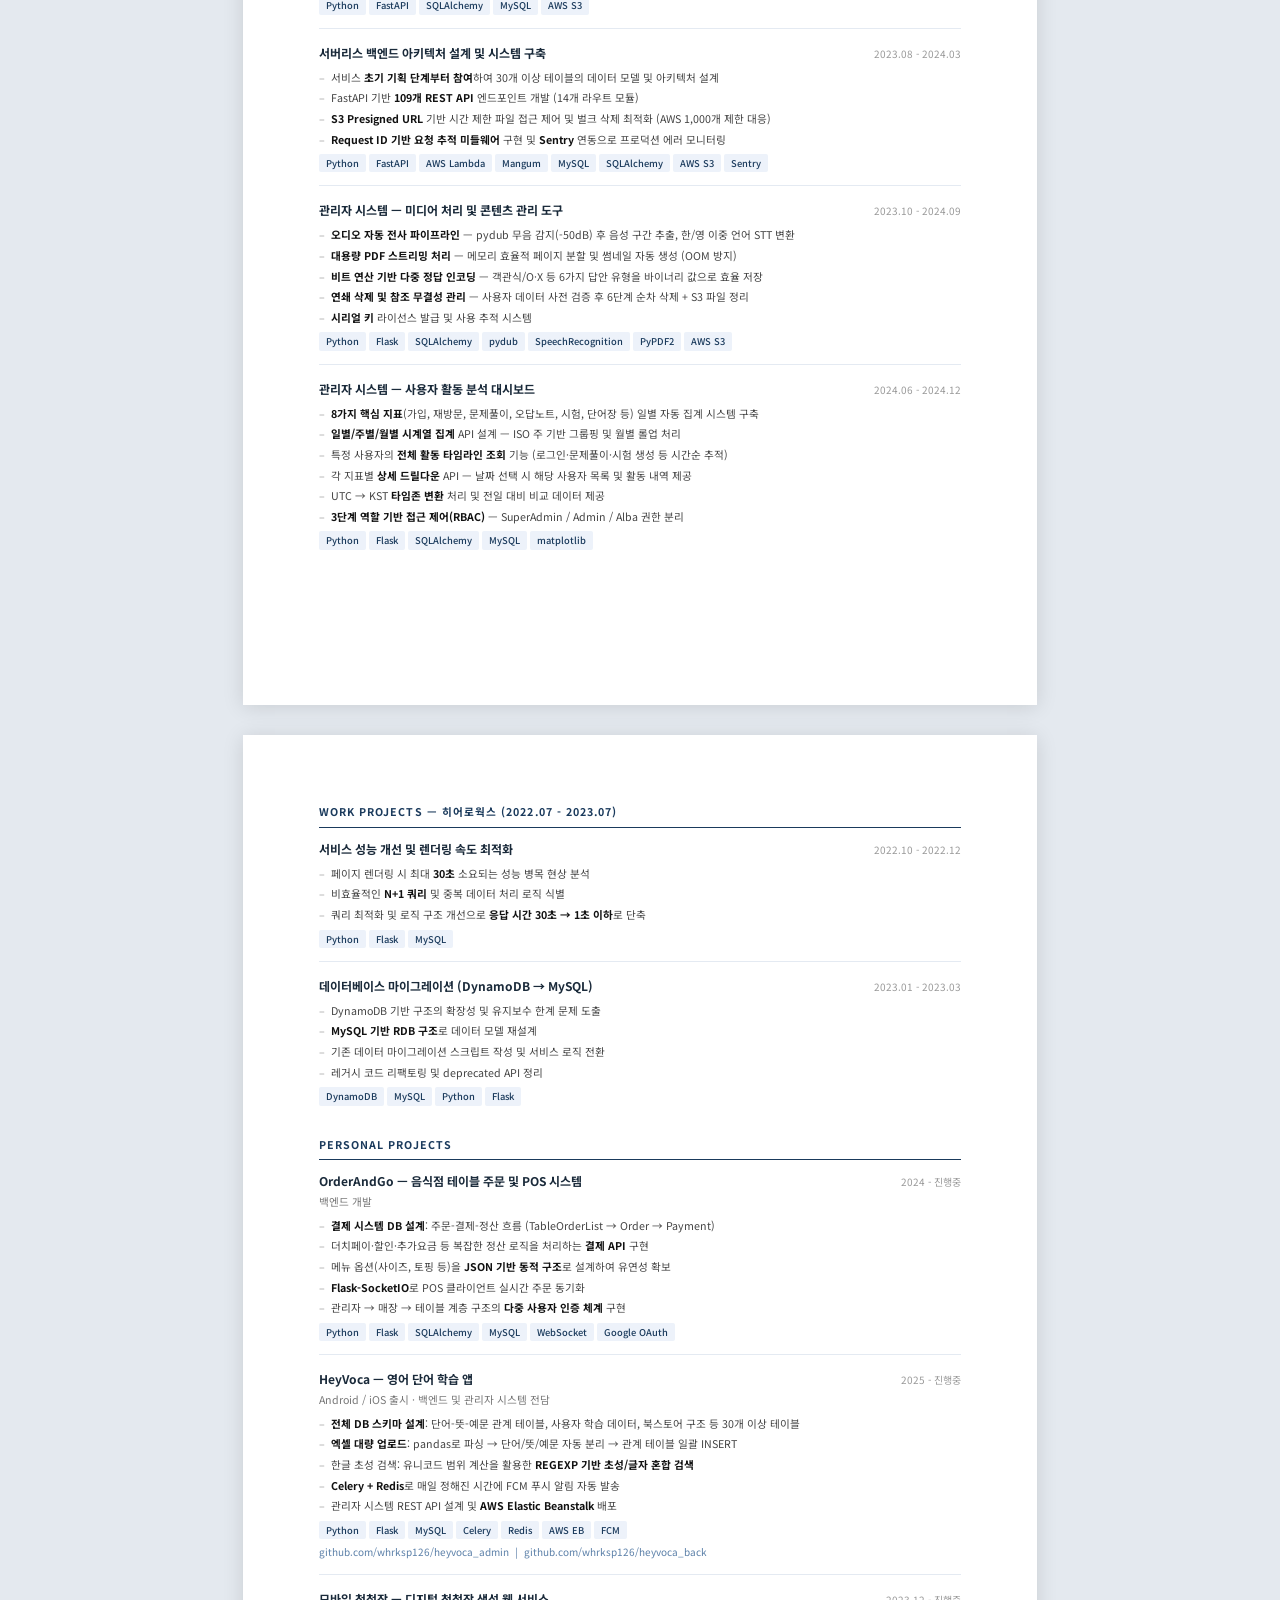
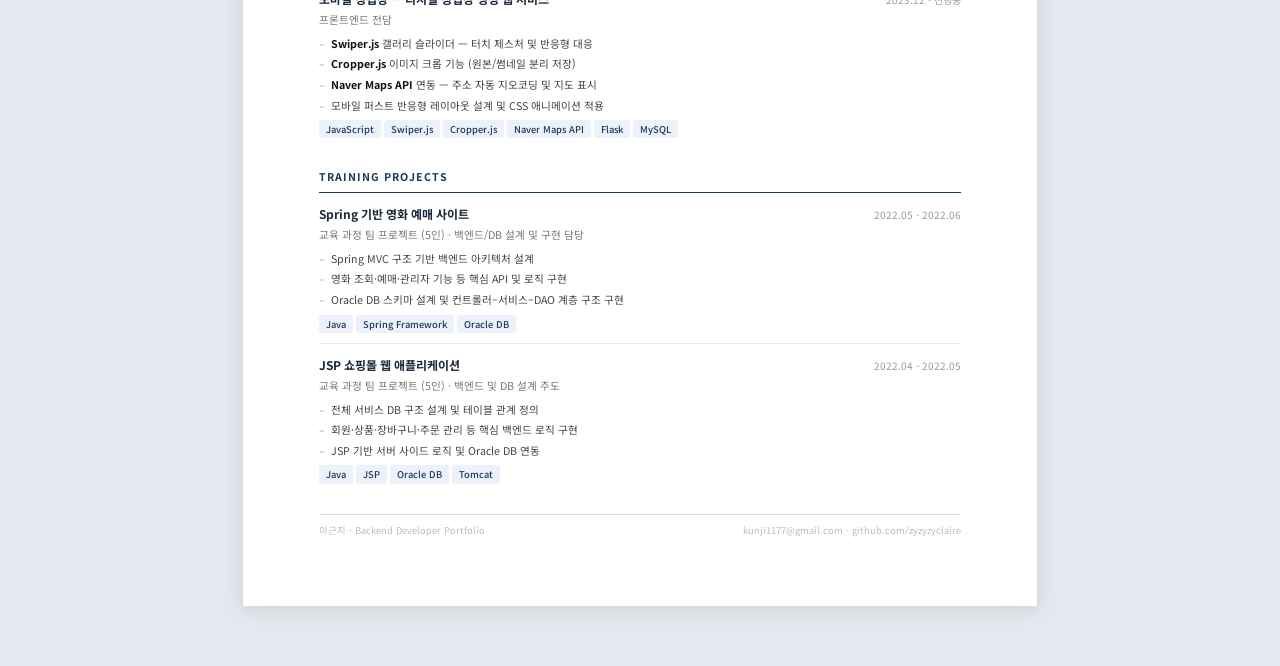
<file: portfolio_print.html>
<!DOCTYPE html>
<html lang="ko">
<head>
    <meta charset="UTF-8">
    <meta name="viewport" content="width=device-width, initial-scale=1.0">
    <title>이근지 | Backend Developer Portfolio</title>
    <style>
        @import url('https://fonts.googleapis.com/css2?family=Noto+Sans+KR:wght@300;400;500;700&display=swap');

        @page {
            size: A4;
            margin: 18mm 20mm 18mm 20mm;
        }

        *, *::before, *::after {
            margin: 0;
            padding: 0;
            box-sizing: border-box;
        }

        body {
            font-family: 'Noto Sans KR', 'Malgun Gothic', 'Apple SD Gothic Neo', sans-serif;
            font-size: 9pt;
            line-height: 1.75;
            color: #222;
            background: #fff;
            -webkit-print-color-adjust: exact;
            print-color-adjust: exact;
            word-break: keep-all;
        }

        a {
            color: #1a3a5c;
            text-decoration: none;
        }

        ul {
            list-style: none;
        }

        strong {
            font-weight: 700;
            color: #111;
        }

        /* Header */
        .header {
            display: flex;
            justify-content: space-between;
            align-items: flex-end;
            padding-bottom: 12px;
            border-bottom: 1.5pt solid #1a3a5c;
            margin-bottom: 16px;
        }

        .header-left .name {
            font-size: 23pt;
            font-weight: 700;
            color: #1a3a5c;
            letter-spacing: -0.02em;
            line-height: 1.1;
            margin-bottom: 4px;
        }

        .header-left .title {
            font-size: 9.5pt;
            font-weight: 400;
            color: #4a6fa5;
            letter-spacing: 0.06em;
        }

        .header-right {
            text-align: right;
            font-size: 8pt;
            color: #666;
            line-height: 2;
        }

        .header-right a {
            color: #666;
        }

        /* About Me */
        .about-box {
            background: #f5f8fc;
            border-left: 2.5pt solid #1a3a5c;
            padding: 9px 13px;
            margin-bottom: 16px;
            font-size: 8.5pt;
            color: #444;
            line-height: 1.8;
        }

        /* 2단 레이아웃 */
        .two-col {
            display: grid;
            grid-template-columns: 1fr 1.35fr;
            gap: 20px;
            margin-bottom: 0;
        }

        /* Section */
        .section {
            margin-bottom: 30px;
        }

        .section-title {
            font-size: 8pt;
            font-weight: 700;
            color: #1a3a5c;
            letter-spacing: 0.1em;
            text-transform: uppercase;
            padding-bottom: 5px;
            border-bottom: 1pt solid #1a3a5c;
            margin-bottom: 10px;
            display: flex;
            align-items: center;
            gap: 7px;
        }

        .section-title .badge {
            font-size: 7pt;
            font-weight: 500;
            background: #e4edf7;
            color: #1a3a5c;
            padding: 1px 7px;
            border-radius: 8px;
            letter-spacing: 0;
            text-transform: none;
        }

        /* Skills */
        .skill-row {
            display: flex;
            align-items: baseline;
            margin-bottom: 6px;
            font-size: 8.5pt;
        }

        .skill-label {
            font-weight: 600;
            color: #1a3a5c;
            min-width: 76px;
            flex-shrink: 0;
            font-size: 8pt;
        }

        .skill-items {
            color: #444;
            line-height: 1.6;
        }

        .skill-items span {
            display: inline-block;
            background: #edf2fa;
            color: #1a3a5c;
            padding: 1px 7px;
            border-radius: 2px;
            font-size: 7.5pt;
            font-weight: 500;
            margin: 1px 2px 1px 0;
        }

        /* Experience */
        .exp-item {
            margin-bottom: 12px;
            padding-bottom: 12px;
            border-bottom: 0.5pt solid #e4eaf2;
        }

        .exp-item:last-child {
            margin-bottom: 0;
            padding-bottom: 0;
            border-bottom: none;
        }

        .exp-header {
            display: flex;
            justify-content: space-between;
            align-items: baseline;
            margin-bottom: 1px;
        }

        .exp-company {
            font-size: 9.5pt;
            font-weight: 700;
            color: #1a3a5c;
        }

        .exp-period {
            font-size: 7.5pt;
            color: #999;
        }

        .exp-position {
            font-size: 8pt;
            color: #5a7fa8;
            margin-bottom: 6px;
        }

        .exp-list li {
            position: relative;
            padding-left: 12px;
            margin-bottom: 3px;
            font-size: 8pt;
            color: #444;
            line-height: 1.65;
        }

        .exp-list li::before {
            content: "–";
            position: absolute;
            left: 0;
            color: #999;
        }

        /* Projects */
        .project-item {
            margin-bottom: 13px;
            padding-bottom: 13px;
            border-bottom: 0.5pt solid #e4eaf2;
            page-break-inside: avoid;
        }

        .project-item:last-child {
            margin-bottom: 0;
            padding-bottom: 0;
            border-bottom: none;
        }

        .project-header {
            display: flex;
            justify-content: space-between;
            align-items: baseline;
            margin-bottom: 2px;
        }

        .project-name {
            font-size: 9pt;
            font-weight: 700;
            color: #1a2a3a;
        }

        .project-period {
            font-size: 7.5pt;
            color: #999;
            flex-shrink: 0;
            margin-left: 8px;
        }

        .project-company-tag {
            display: inline-block;
            font-size: 7pt;
            color: #fff;
            background: #4a6fa5;
            padding: 1px 7px;
            border-radius: 2px;
            margin-bottom: 4px;
        }

        .project-subtitle {
            font-size: 8pt;
            color: #777;
            margin-bottom: 5px;
        }

        .project-list li {
            position: relative;
            padding-left: 12px;
            margin-bottom: 3px;
            font-size: 8pt;
            color: #444;
            line-height: 1.65;
        }

        .project-list li::before {
            content: "–";
            position: absolute;
            left: 0;
            color: #999;
        }

        .tech-tags {
            display: flex;
            flex-wrap: wrap;
            gap: 3px;
            margin-top: 6px;
        }

        .tech-tag {
            font-size: 7pt;
            background: #edf2fa;
            color: #1a3a5c;
            padding: 1px 7px;
            border-radius: 2px;
            font-weight: 500;
        }

        .project-link {
            font-size: 7.5pt;
            color: #5a7fa8;
            margin-top: 4px;
            display: inline-block;
        }

        /* Certifications / Activities */
        .cert-row {
            display: flex;
            justify-content: space-between;
            align-items: baseline;
            margin-bottom: 7px;
            font-size: 8.5pt;
        }

        .cert-name {
            font-weight: 600;
            color: #1a2a3a;
        }

        .cert-issuer {
            font-size: 8pt;
            color: #777;
        }

        .cert-period {
            font-size: 7.5pt;
            color: #999;
        }

        .activity-item {
            margin-bottom: 7px;
        }

        .activity-title {
            font-weight: 600;
            color: #1a2a3a;
            font-size: 8.5pt;
        }

        .activity-period-small {
            font-size: 7.5pt;
            color: #999;
            margin-left: 7px;
        }

        .activity-desc {
            font-size: 8pt;
            color: #666;
            line-height: 1.65;
            margin-top: 2px;
        }

        /* Training Projects */
        .training-item {
            margin-bottom: 10px;
            padding-bottom: 10px;
            border-bottom: 0.5pt solid #e4eaf2;
            page-break-inside: avoid;
        }

        .training-item:last-child {
            border-bottom: none;
            margin-bottom: 0;
            padding-bottom: 0;
        }

        /* Page Break */
        .page-break-before {
            page-break-before: always;
        }

        .no-break {
            page-break-inside: avoid;
        }

        /* Footer */
        .doc-footer {
            margin-top: 18px;
            padding-top: 7px;
            border-top: 0.5pt solid #d4dce8;
            display: flex;
            justify-content: space-between;
            font-size: 7pt;
            color: #bbb;
        }

        @media print {
            body { font-size: 9pt; }

            .page-break-before { page-break-before: always; }

            .project-item,
            .training-item,
            .exp-item { page-break-inside: avoid; }
        }

        @media screen {
            body {
                background: #e4e9ef;
                padding: 30px 20px;
            }

            .page {
                background: #fff;
                width: 210mm;
                min-height: 297mm;
                margin: 0 auto 30px;
                padding: 18mm 20mm;
                box-shadow: 0 2px 20px rgba(0,0,0,0.12);
            }
        }

        @media print {
            body { background: #fff; padding: 0; }

            .page {
                padding: 0;
                box-shadow: none;
                margin: 0;
                width: auto;
            }
        }
    </style>
</head>
<body>

<!-- ========== PAGE 1 ========== -->
<div class="page">

    <!-- 헤더 -->
    <header class="header">
        <div class="header-left">
            <div class="name">이근지</div>
            <div class="title">Backend Developer</div>
        </div>
        <div class="header-right">
            <div>kunji1177@gmail.com</div>
            <div>github.com/zyzyzyclaire</div>
            <div>경력 3년+</div>
        </div>
    </header>

    <!-- About Me -->
    <div class="about-box">
        Python 기반 백엔드 개발자로 <strong>3년+</strong> 실무 경험을 보유하고 있습니다.
        FastAPI · Flask를 활용한 API 설계부터 MySQL 기반 데이터 모델링, JWT · OAuth 보안 인증 구조 구현까지
        서비스 전반을 직접 설계·운영하였습니다. 데이터 정합성과 안정성을 최우선으로 여기는 개발자입니다.
    </div>

    <!-- 2단: 스킬 + 경력 -->
    <div class="two-col">

        <!-- 왼쪽: Skills -->
        <div>
            <div class="section">
                <div class="section-title">Skills</div>

                <div class="skill-row">
                    <span class="skill-label">Language</span>
                    <div class="skill-items">
                        <span>Python</span>
                    </div>
                </div>
                <div class="skill-row">
                    <span class="skill-label">Framework</span>
                    <div class="skill-items">
                        <span>FastAPI</span>
                        <span>Flask</span>
                        <span>SQLAlchemy</span>
                    </div>
                </div>
                <div class="skill-row">
                    <span class="skill-label">Database</span>
                    <div class="skill-items">
                        <span>MySQL</span>
                        <span>Oracle</span>
                        <span>DynamoDB</span>
                    </div>
                </div>
                <div class="skill-row">
                    <span class="skill-label">Auth/Security</span>
                    <div class="skill-items">
                        <span>JWT</span>
                        <span>OAuth</span>
                        <span>bcrypt</span>
                    </div>
                </div>
                <div class="skill-row">
                    <span class="skill-label">Task Queue</span>
                    <div class="skill-items">
                        <span>Celery</span>
                        <span>Redis</span>
                    </div>
                </div>
                <div class="skill-row">
                    <span class="skill-label">Cloud</span>
                    <div class="skill-items">
                        <span>AWS Lambda</span>
                        <span>AWS S3</span>
                        <span>AWS EB</span>
                    </div>
                </div>
                <div class="skill-row">
                    <span class="skill-label">Collab</span>
                    <div class="skill-items">
                        <span>Git</span>
                        <span>Jira</span>
                        <span>Notion</span>
                    </div>
                </div>
                <div class="skill-row">
                    <span class="skill-label">Learning</span>
                    <div class="skill-items">
                        <span>Java</span>
                        <span>Spring</span>
                        <span>JSP</span>
                    </div>
                </div>
            </div>

            <!-- Certifications -->
            <div class="section" style="margin-top: 4px;">
                <div class="section-title">Certifications</div>

                <div class="cert-row no-break">
                    <div>
                        <div class="cert-name">정보처리기사</div>
                        <div class="cert-issuer">한국산업인력공단</div>
                    </div>
                    <div class="cert-period">2024.09</div>
                </div>
                <div class="cert-row no-break">
                    <div>
                        <div class="cert-name">SQL개발자 (SQLD)</div>
                        <div class="cert-issuer">한국데이터산업진흥원</div>
                    </div>
                    <div class="cert-period">2022.09</div>
                </div>
            </div>

            <!-- Activities -->
            <div class="section" style="margin-top: 4px;">
                <div class="section-title">Activities</div>
                <div class="activity-item">
                    <span class="activity-title">사이드 프로젝트 팀 활동</span>
                    <span class="activity-period-small">2023.12 - 현재</span>
                    <div class="activity-desc">
                        개발자 2명으로 시작하여 현재 개발자·디자이너·기획자가 함께하는 팀으로 성장.
                        HeyVoca(Android/iOS 출시) 외 OrderAndGo, 모바일 청첩장 등 다수 프로젝트 진행 중
                    </div>
                </div>
            </div>
        </div>

        <!-- 오른쪽: Experience -->
        <div>
            <div class="section">
                <div class="section-title">Experience <span class="badge">3년+</span></div>

                <!-- 프라이머스 -->
                <div class="exp-item no-break">
                    <div class="exp-header">
                        <span class="exp-company">프라이머스</span>
                        <span class="exp-period">2023.07 - 현재 (2년 7개월+)</span>
                    </div>
                    <div class="exp-position">Backend Developer</div>
                    <ul class="exp-list">
                        <li>학습 서비스 초기 기획 단계부터 참여, 데이터 모델 및 아키텍처 설계</li>
                        <li>Python (FastAPI) 기반 핵심 API 및 백엔드 기능 개발</li>
                        <li>STT · OCR 등 AI 기능 연동 백엔드 구현</li>
                        <li>JWT 기반 인증 구조 설계 및 적용</li>
                        <li>AWS S3 기반 파일 업로드 및 저장 구조 설계</li>
                        <li>관리자 페이지 구축 및 운영 기능 개발</li>
                    </ul>
                </div>

                <!-- 히어로웍스 -->
                <div class="exp-item no-break">
                    <div class="exp-header">
                        <span class="exp-company">히어로웍스</span>
                        <span class="exp-period">2022.07 - 2023.07 (1년)</span>
                    </div>
                    <div class="exp-position">Backend Developer</div>
                    <ul class="exp-list">
                        <li>Python (Flask) 기반 웹 서비스 백엔드 개발 및 운영</li>
                        <li>페이지 렌더링 속도 개선 — 응답 시간 <strong>30초 → 1초 이하</strong>로 단축</li>
                        <li>레거시 코드 리팩토링 및 deprecated API 정리</li>
                        <li>DynamoDB → MySQL 데이터베이스 마이그레이션 수행</li>
                        <li>관리자 페이지 구축 및 운영 기능 개발</li>
                    </ul>
                </div>

            </div>
        </div>

    </div><!-- /.two-col -->

</div><!-- /.page 1 -->


<!-- ========== PAGE 2: Work Projects (프라이머스) ========== -->
<div class="page page-break-before">

    <div class="section">
        <div class="section-title">Work Projects — 프라이머스 (2023.07 - 현재)</div>

        <!-- 프로젝트 1 -->
        <div class="project-item">
            <div class="project-header">
                <span class="project-name">소셜 로그인 연동 및 인증/보안 시스템 구축</span>
                <span class="project-period">2024.03 - 2024.09</span>
            </div>
            <ul class="project-list" style="margin-top: 6px;">
                <li><strong>Google · Kakao · Naver</strong> 3개 플랫폼 OAuth 소셜 로그인 연동</li>
                <li><strong>JWT + bcrypt</strong> 기반 인증/인가 구조 설계 (Access Token · Refresh Token 이중 구조)</li>
                <li>사용자 <strong>기기 등록/변경 횟수 제한</strong> 시스템 구현으로 불법 공유 방지 (월별 자동 리셋)</li>
                <li><strong>다국어(한/영/몽골어) 에러 메시지</strong> 시스템 — JWT 토큰 내 국가 정보 기반 자동 분기</li>
                <li>47개 이상의 커스텀 예외 클래스 계층 구조 설계</li>
            </ul>
            <div class="tech-tags">
                <span class="tech-tag">Python</span>
                <span class="tech-tag">FastAPI</span>
                <span class="tech-tag">JWT</span>
                <span class="tech-tag">OAuth</span>
                <span class="tech-tag">bcrypt</span>
            </div>
        </div>

        <!-- 프로젝트 2 -->
        <div class="project-item">
            <div class="project-header">
                <span class="project-name">학습 콘텐츠 관리 및 사용자 학습 시스템 개발</span>
                <span class="project-period">2023.12 - 2024.06</span>
            </div>
            <ul class="project-list" style="margin-top: 6px;">
                <li>path string 기반 <strong>계층형 폴더 시스템</strong> 설계 — 이동 시 하위 항목 경로 일괄 업데이트 (14개 엔드포인트)</li>
                <li>태그 기반 <strong>오답노트 시스템</strong> — 틀린 문제 분류, 커스텀 순서 재풀이, 원본과 별도 정답률 추적</li>
                <li><strong>DIY 시험 생성 시스템</strong> — 사용자 문제 선택 → 랜덤 출제 → 자동 채점 및 점수 추적</li>
                <li><strong>단어장 시스템</strong> 개발 — 문제-단어 연동 및 다국어 번역 지원</li>
                <li>커스텀 <strong>PDF/오디오 뷰어</strong> — 사용자 업로드 파일 관리, 기기별 경로 분리, 페이지별 주석 저장</li>
            </ul>
            <div class="tech-tags">
                <span class="tech-tag">Python</span>
                <span class="tech-tag">FastAPI</span>
                <span class="tech-tag">SQLAlchemy</span>
                <span class="tech-tag">MySQL</span>
                <span class="tech-tag">AWS S3</span>
            </div>
        </div>

        <!-- 프로젝트 3 -->
        <div class="project-item">
            <div class="project-header">
                <span class="project-name">서버리스 백엔드 아키텍처 설계 및 시스템 구축</span>
                <span class="project-period">2023.08 - 2024.03</span>
            </div>
            <ul class="project-list" style="margin-top: 6px;">
                <li>서비스 <strong>초기 기획 단계부터 참여</strong>하여 30개 이상 테이블의 데이터 모델 및 아키텍처 설계</li>
                <li>FastAPI 기반 <strong>109개 REST API</strong> 엔드포인트 개발 (14개 라우트 모듈)</li>
                <li><strong>S3 Presigned URL</strong> 기반 시간 제한 파일 접근 제어 및 벌크 삭제 최적화 (AWS 1,000개 제한 대응)</li>
                <li><strong>Request ID 기반 요청 추적 미들웨어</strong> 구현 및 <strong>Sentry</strong> 연동으로 프로덕션 에러 모니터링</li>
            </ul>
            <div class="tech-tags">
                <span class="tech-tag">Python</span>
                <span class="tech-tag">FastAPI</span>
                <span class="tech-tag">AWS Lambda</span>
                <span class="tech-tag">Mangum</span>
                <span class="tech-tag">MySQL</span>
                <span class="tech-tag">SQLAlchemy</span>
                <span class="tech-tag">AWS S3</span>
                <span class="tech-tag">Sentry</span>
            </div>
        </div>

        <!-- 프로젝트 4 -->
        <div class="project-item">
            <div class="project-header">
                <span class="project-name">관리자 시스템 — 미디어 처리 및 콘텐츠 관리 도구</span>
                <span class="project-period">2023.10 - 2024.09</span>
            </div>
            <ul class="project-list" style="margin-top: 6px;">
                <li><strong>오디오 자동 전사 파이프라인</strong> — pydub 무음 감지(-50dB) 후 음성 구간 추출, 한/영 이중 언어 STT 변환</li>
                <li><strong>대용량 PDF 스트리밍 처리</strong> — 메모리 효율적 페이지 분할 및 썸네일 자동 생성 (OOM 방지)</li>
                <li><strong>비트 연산 기반 다중 정답 인코딩</strong> — 객관식/O·X 등 6가지 답안 유형을 바이너리 값으로 효율 저장</li>
                <li><strong>연쇄 삭제 및 참조 무결성 관리</strong> — 사용자 데이터 사전 검증 후 6단계 순차 삭제 + S3 파일 정리</li>
                <li><strong>시리얼 키</strong> 라이선스 발급 및 사용 추적 시스템</li>
            </ul>
            <div class="tech-tags">
                <span class="tech-tag">Python</span>
                <span class="tech-tag">Flask</span>
                <span class="tech-tag">SQLAlchemy</span>
                <span class="tech-tag">pydub</span>
                <span class="tech-tag">SpeechRecognition</span>
                <span class="tech-tag">PyPDF2</span>
                <span class="tech-tag">AWS S3</span>
            </div>
        </div>

        <!-- 프로젝트 5 -->
        <div class="project-item">
            <div class="project-header">
                <span class="project-name">관리자 시스템 — 사용자 활동 분석 대시보드</span>
                <span class="project-period">2024.06 - 2024.12</span>
            </div>
            <ul class="project-list" style="margin-top: 6px;">
                <li><strong>8가지 핵심 지표</strong>(가입, 재방문, 문제풀이, 오답노트, 시험, 단어장 등) 일별 자동 집계 시스템 구축</li>
                <li><strong>일별/주별/월별 시계열 집계</strong> API 설계 — ISO 주 기반 그룹핑 및 월별 롤업 처리</li>
                <li>특정 사용자의 <strong>전체 활동 타임라인 조회</strong> 기능 (로그인·문제풀이·시험 생성 등 시간순 추적)</li>
                <li>각 지표별 <strong>상세 드릴다운</strong> API — 날짜 선택 시 해당 사용자 목록 및 활동 내역 제공</li>
                <li>UTC → KST <strong>타임존 변환</strong> 처리 및 전일 대비 비교 데이터 제공</li>
                <li><strong>3단계 역할 기반 접근 제어(RBAC)</strong> — SuperAdmin / Admin / Alba 권한 분리</li>
            </ul>
            <div class="tech-tags">
                <span class="tech-tag">Python</span>
                <span class="tech-tag">Flask</span>
                <span class="tech-tag">SQLAlchemy</span>
                <span class="tech-tag">MySQL</span>
                <span class="tech-tag">matplotlib</span>
            </div>
        </div>

    </div>

</div><!-- /.page 2 -->


<!-- ========== PAGE 3: Work Projects (히어로웍스) + Personal Projects ========== -->
<div class="page page-break-before">

    <div class="section">
        <div class="section-title">Work Projects — 히어로웍스 (2022.07 - 2023.07)</div>

        <!-- 히어로웍스 프로젝트 1 -->
        <div class="project-item">
            <div class="project-header">
                <span class="project-name">서비스 성능 개선 및 렌더링 속도 최적화</span>
                <span class="project-period">2022.10 - 2022.12</span>
            </div>
            <ul class="project-list" style="margin-top: 6px;">
                <li>페이지 렌더링 시 최대 <strong>30초</strong> 소요되는 성능 병목 현상 분석</li>
                <li>비효율적인 <strong>N+1 쿼리</strong> 및 중복 데이터 처리 로직 식별</li>
                <li>쿼리 최적화 및 로직 구조 개선으로 <strong>응답 시간 30초 → 1초 이하</strong>로 단축</li>
            </ul>
            <div class="tech-tags">
                <span class="tech-tag">Python</span>
                <span class="tech-tag">Flask</span>
                <span class="tech-tag">MySQL</span>
            </div>
        </div>

        <!-- 히어로웍스 프로젝트 2 -->
        <div class="project-item">
            <div class="project-header">
                <span class="project-name">데이터베이스 마이그레이션 (DynamoDB → MySQL)</span>
                <span class="project-period">2023.01 - 2023.03</span>
            </div>
            <ul class="project-list" style="margin-top: 6px;">
                <li>DynamoDB 기반 구조의 확장성 및 유지보수 한계 문제 도출</li>
                <li><strong>MySQL 기반 RDB 구조</strong>로 데이터 모델 재설계</li>
                <li>기존 데이터 마이그레이션 스크립트 작성 및 서비스 로직 전환</li>
                <li>레거시 코드 리팩토링 및 deprecated API 정리</li>
            </ul>
            <div class="tech-tags">
                <span class="tech-tag">DynamoDB</span>
                <span class="tech-tag">MySQL</span>
                <span class="tech-tag">Python</span>
                <span class="tech-tag">Flask</span>
            </div>
        </div>

    </div>

    <!-- Personal Projects -->
    <div class="section" style="margin-top: 4px;">
        <div class="section-title">Personal Projects</div>

        <!-- OrderAndGo -->
        <div class="project-item">
            <div class="project-header">
                <span class="project-name">OrderAndGo — 음식점 테이블 주문 및 POS 시스템</span>
                <span class="project-period">2024 - 진행중</span>
            </div>
            <div class="project-subtitle">백엔드 개발</div>
            <ul class="project-list">
                <li><strong>결제 시스템 DB 설계</strong>: 주문-결제-정산 흐름 (TableOrderList → Order → Payment)</li>
                <li>더치페이·할인·추가요금 등 복잡한 정산 로직을 처리하는 <strong>결제 API</strong> 구현</li>
                <li>메뉴 옵션(사이즈, 토핑 등)을 <strong>JSON 기반 동적 구조</strong>로 설계하여 유연성 확보</li>
                <li><strong>Flask-SocketIO</strong>로 POS 클라이언트 실시간 주문 동기화</li>
                <li>관리자 → 매장 → 테이블 계층 구조의 <strong>다중 사용자 인증 체계</strong> 구현</li>
            </ul>
            <div class="tech-tags">
                <span class="tech-tag">Python</span>
                <span class="tech-tag">Flask</span>
                <span class="tech-tag">SQLAlchemy</span>
                <span class="tech-tag">MySQL</span>
                <span class="tech-tag">WebSocket</span>
                <span class="tech-tag">Google OAuth</span>
            </div>
        </div>

        <!-- HeyVoca -->
        <div class="project-item">
            <div class="project-header">
                <span class="project-name">HeyVoca — 영어 단어 학습 앱</span>
                <span class="project-period">2025 - 진행중</span>
            </div>
            <div class="project-subtitle">Android / iOS 출시 · 백엔드 및 관리자 시스템 전담</div>
            <ul class="project-list">
                <li><strong>전체 DB 스키마 설계</strong>: 단어-뜻-예문 관계 테이블, 사용자 학습 데이터, 북스토어 구조 등 30개 이상 테이블</li>
                <li><strong>엑셀 대량 업로드</strong>: pandas로 파싱 → 단어/뜻/예문 자동 분리 → 관계 테이블 일괄 INSERT</li>
                <li>한글 초성 검색: 유니코드 범위 계산을 활용한 <strong>REGEXP 기반 초성/글자 혼합 검색</strong></li>
                <li><strong>Celery + Redis</strong>로 매일 정해진 시간에 FCM 푸시 알림 자동 발송</li>
                <li>관리자 시스템 REST API 설계 및 <strong>AWS Elastic Beanstalk</strong> 배포</li>
            </ul>
            <div class="tech-tags">
                <span class="tech-tag">Python</span>
                <span class="tech-tag">Flask</span>
                <span class="tech-tag">MySQL</span>
                <span class="tech-tag">Celery</span>
                <span class="tech-tag">Redis</span>
                <span class="tech-tag">AWS EB</span>
                <span class="tech-tag">FCM</span>
            </div>
            <div class="project-link">
                github.com/whrksp126/heyvoca_admin &nbsp;|&nbsp; github.com/whrksp126/heyvoca_back
            </div>
        </div>

        <!-- 모바일 청첩장 -->
        <div class="project-item">
            <div class="project-header">
                <span class="project-name">모바일 청첩장 — 디지털 청첩장 생성 웹 서비스</span>
                <span class="project-period">2023.12 - 진행중</span>
            </div>
            <div class="project-subtitle">프론트엔드 전담</div>
            <ul class="project-list">
                <li><strong>Swiper.js</strong> 갤러리 슬라이더 — 터치 제스처 및 반응형 대응</li>
                <li><strong>Cropper.js</strong> 이미지 크롭 기능 (원본/썸네일 분리 저장)</li>
                <li><strong>Naver Maps API</strong> 연동 — 주소 자동 지오코딩 및 지도 표시</li>
                <li>모바일 퍼스트 반응형 레이아웃 설계 및 CSS 애니메이션 적용</li>
            </ul>
            <div class="tech-tags">
                <span class="tech-tag">JavaScript</span>
                <span class="tech-tag">Swiper.js</span>
                <span class="tech-tag">Cropper.js</span>
                <span class="tech-tag">Naver Maps API</span>
                <span class="tech-tag">Flask</span>
                <span class="tech-tag">MySQL</span>
            </div>
        </div>

    </div>

    <!-- Training Projects -->
    <div class="section" style="margin-top: 4px;">
        <div class="section-title">Training Projects</div>

        <div class="training-item">
            <div class="project-header">
                <span class="project-name">Spring 기반 영화 예매 사이트</span>
                <span class="project-period">2022.05 - 2022.06</span>
            </div>
            <div class="project-subtitle">교육 과정 팀 프로젝트 (5인) · 백엔드/DB 설계 및 구현 담당</div>
            <ul class="project-list">
                <li>Spring MVC 구조 기반 백엔드 아키텍처 설계</li>
                <li>영화 조회·예매·관리자 기능 등 핵심 API 및 로직 구현</li>
                <li>Oracle DB 스키마 설계 및 컨트롤러–서비스–DAO 계층 구조 구현</li>
            </ul>
            <div class="tech-tags">
                <span class="tech-tag">Java</span>
                <span class="tech-tag">Spring Framework</span>
                <span class="tech-tag">Oracle DB</span>
            </div>
        </div>

        <div class="training-item">
            <div class="project-header">
                <span class="project-name">JSP 쇼핑몰 웹 애플리케이션</span>
                <span class="project-period">2022.04 - 2022.05</span>
            </div>
            <div class="project-subtitle">교육 과정 팀 프로젝트 (5인) · 백엔드 및 DB 설계 주도</div>
            <ul class="project-list">
                <li>전체 서비스 DB 구조 설계 및 테이블 관계 정의</li>
                <li>회원·상품·장바구니·주문 관리 등 핵심 백엔드 로직 구현</li>
                <li>JSP 기반 서버 사이드 로직 및 Oracle DB 연동</li>
            </ul>
            <div class="tech-tags">
                <span class="tech-tag">Java</span>
                <span class="tech-tag">JSP</span>
                <span class="tech-tag">Oracle DB</span>
                <span class="tech-tag">Tomcat</span>
            </div>
        </div>

    </div>

    <!-- Footer -->
    <div class="doc-footer">
        <span>이근지 · Backend Developer Portfolio</span>
        <span>kunji1177@gmail.com · github.com/zyzyzyclaire</span>
    </div>

</div><!-- /.page 3 -->

</body>
</html>
</file>
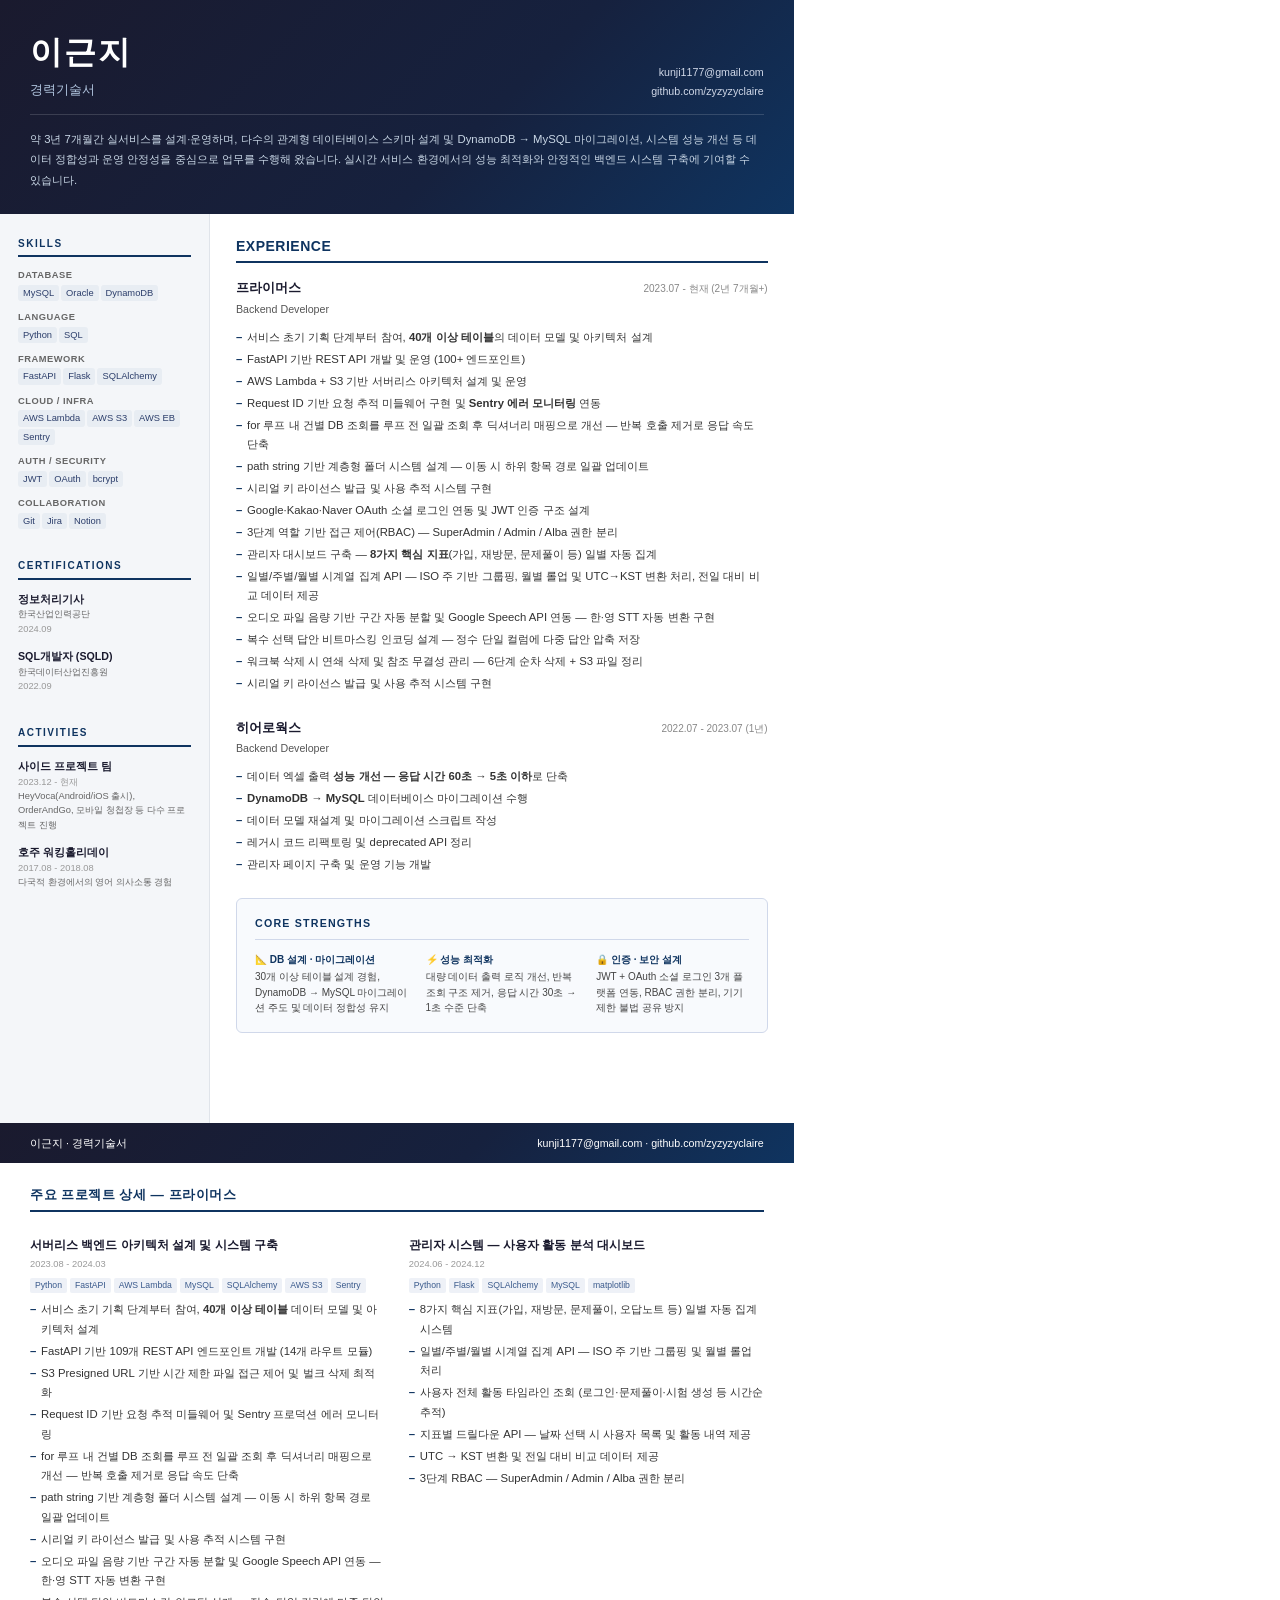
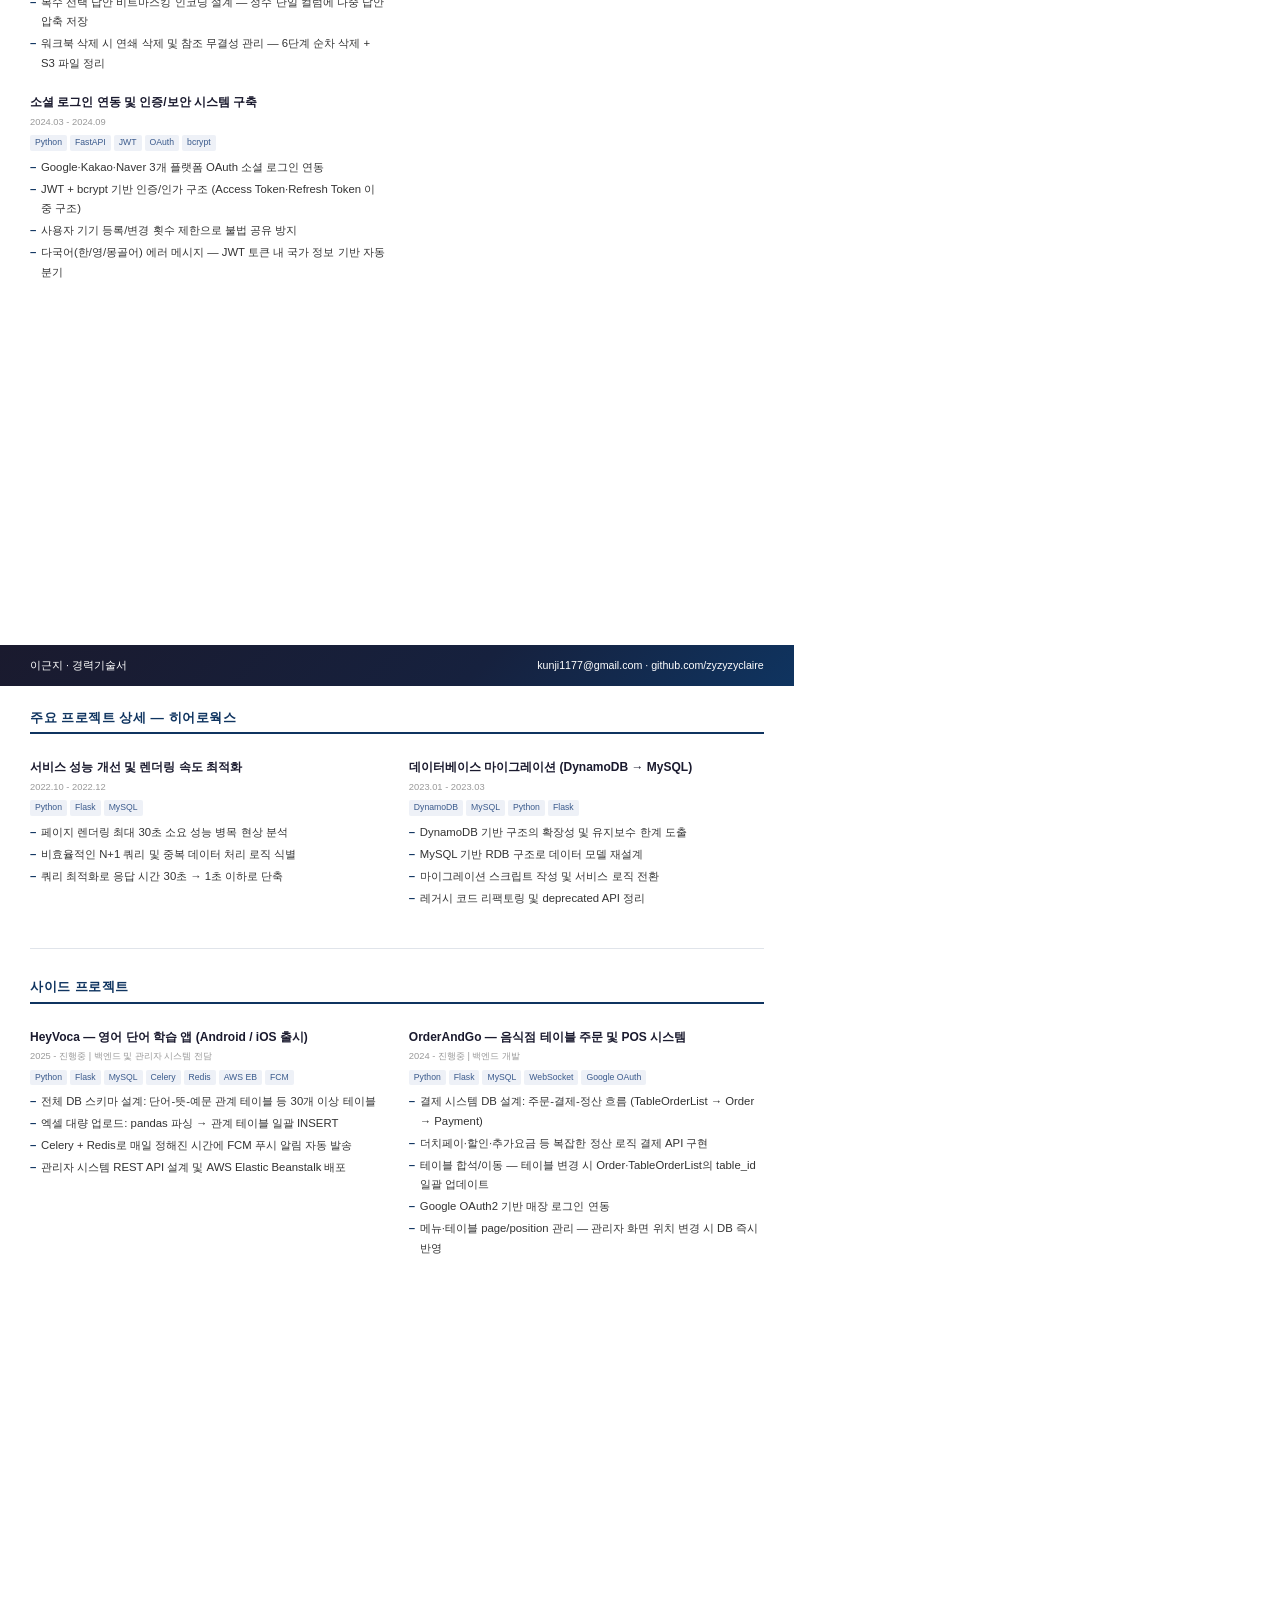
<file: portfolio_print_samho.html>
<!DOCTYPE html>
<html lang="ko">
<head>
<meta charset="UTF-8">
<style>
  @page { size: A4; margin: 0; }
  * { margin: 0; padding: 0; box-sizing: border-box; }

  body {
    font-family: 'Noto Sans KR', 'Malgun Gothic', 'Apple SD Gothic Neo', sans-serif;
    color: #1a1a1a;
    font-size: 9pt;
    line-height: 1.55;
    background: white;
    -webkit-print-color-adjust: exact;
    print-color-adjust: exact;
  }

  /* ===== PAGE 1 ===== */
  .page1 {
    width: 210mm;
    height: 297mm;
    overflow: hidden;
    page-break-after: always;
    display: flex;
    flex-direction: column;
  }

  .header {
    background: linear-gradient(135deg, #1a1a2e 0%, #16213e 60%, #0f3460 100%);
    color: white;
    padding: 28px 30px 24px 30px;
    flex-shrink: 0;
    -webkit-print-color-adjust: exact;
    print-color-adjust: exact;
  }

  .header-top {
    display: flex;
    justify-content: space-between;
    align-items: flex-end;
    margin-bottom: 14px;
  }

  .header h1 {
    font-size: 24pt;
    font-weight: 700;
    letter-spacing: 2px;
  }

  .header .doc-title {
    font-size: 10pt;
    font-weight: 300;
    color: #b0c4de;
    margin-top: 2px;
  }

  .header-contact {
    text-align: right;
    font-size: 8pt;
    color: #d0d8e8;
    line-height: 1.75;
  }

  .header-summary {
    padding-top: 14px;
    border-top: 1px solid rgba(255,255,255,0.15);
    font-size: 8.5pt;
    color: #c8d6e5;
    line-height: 1.78;
  }

  .body-layout {
    display: flex;
    flex: 1;
    overflow: hidden;
  }

  /* ===== SIDEBAR ===== */
  .sidebar {
    width: 210px;
    min-width: 210px;
    background: #f4f6f9;
    padding: 22px 18px;
    border-right: 1px solid #e0e4ea;
    overflow: hidden;
    display: flex;
    flex-direction: column;
    -webkit-print-color-adjust: exact;
    print-color-adjust: exact;
  }

  .sidebar-section {
    margin-bottom: 20px;
  }

  .sidebar-section h3 {
    font-size: 7.5pt;
    font-weight: 700;
    color: #0f3460;
    text-transform: uppercase;
    letter-spacing: 1.5px;
    margin-bottom: 11px;
    padding-bottom: 4px;
    border-bottom: 2px solid #0f3460;
    -webkit-print-color-adjust: exact;
    print-color-adjust: exact;
  }

  .skill-category { margin-bottom: 9px; }

  .skill-label {
    font-size: 7pt;
    color: #666;
    font-weight: 600;
    text-transform: uppercase;
    letter-spacing: 0.5px;
  }

  .skill-tags {
    display: flex;
    flex-wrap: wrap;
    gap: 2px;
    margin-top: 2px;
  }

  .skill-tag {
    background: #e8edf3;
    color: #2c3e6b;
    font-size: 7pt;
    padding: 1px 5px;
    border-radius: 3px;
    -webkit-print-color-adjust: exact;
    print-color-adjust: exact;
  }

  .cert-item, .activity-item { margin-bottom: 12px; }

  .cert-name, .activity-name {
    font-size: 8pt;
    font-weight: 600;
    color: #1a1a2e;
  }

  .cert-org, .activity-detail { font-size: 7pt; color: #666; }
  .cert-date, .activity-date { font-size: 7pt; color: #999; }



  /* ===== MAIN ===== */
  .main {
    flex: 1;
    padding: 22px 26px;
    overflow: hidden;
  }

  .section { margin-bottom: 20px; }

  .section-title {
    font-size: 10.5pt;
    font-weight: 700;
    color: #0f3460;
    margin-bottom: 15px;
    padding-bottom: 4px;
    border-bottom: 2px solid #0f3460;
    letter-spacing: 0.5px;
    -webkit-print-color-adjust: exact;
    print-color-adjust: exact;
  }

  .exp-block { margin-bottom: 24px; }

  .exp-header {
    display: flex;
    justify-content: space-between;
    align-items: baseline;
    margin-bottom: 2px;
  }

  .exp-company { font-size: 10pt; font-weight: 700; color: #1a1a2e; }
  .exp-period { font-size: 7.5pt; color: #888; }
  .exp-role { font-size: 8pt; color: #555; margin-bottom: 10px; }

  .exp-items { list-style: none; padding: 0; }

  .exp-items li {
    font-size: 8.5pt;
    line-height: 1.72;
    padding-left: 11px;
    position: relative;
    margin-bottom: 2.5px;
    color: #333;
  }

  .exp-items li::before {
    content: "–";
    position: absolute;
    left: 0;
    color: #0f3460;
    font-weight: 700;
  }

  /* ===== 강점 요약 박스 ===== */
  .strengths-box {
    margin-top: 22px;
    border: 1.5px solid #d0d8ea;
    border-radius: 6px;
    padding: 16px 18px;
    background: #f8fafd;
    -webkit-print-color-adjust: exact;
    print-color-adjust: exact;
  }

  .strengths-box-title {
    font-size: 8pt;
    font-weight: 700;
    color: #0f3460;
    text-transform: uppercase;
    letter-spacing: 1.2px;
    margin-bottom: 12px;
    padding-bottom: 7px;
    border-bottom: 1.5px solid #d0d8ea;
    -webkit-print-color-adjust: exact;
    print-color-adjust: exact;
  }

  .strengths-grid {
    display: grid;
    grid-template-columns: 1fr 1fr 1fr;
    gap: 12px 18px;
  }

  .strength-item {}

  .strength-label {
    font-size: 7.5pt;
    font-weight: 700;
    color: #0f3460;
    margin-bottom: 2px;
  }

  .strength-desc {
    font-size: 7.5pt;
    color: #444;
    line-height: 1.55;
  }

  /* ===== PAGE 2 / 3 ===== */
  .page2, .page3 {
    width: 210mm;
    min-height: 297mm;
    page-break-before: always;
  }

  .page2-header, .page3-header {
    background: linear-gradient(135deg, #1a1a2e 0%, #16213e 60%, #0f3460 100%);
    color: white;
    padding: 12px 30px;
    font-size: 8pt;
    display: flex;
    justify-content: space-between;
    -webkit-print-color-adjust: exact;
    print-color-adjust: exact;
  }

  .page2-content, .page3-content {
    padding: 22px 30px;
  }

  .p2-grid {
    display: grid;
    grid-template-columns: 1fr 1fr;
    gap: 10px 24px;
  }

  .p2-col {}

  .project-block { margin-bottom: 20px; }

  .project-title {
    font-size: 9pt;
    font-weight: 700;
    color: #1a1a2e;
    margin-bottom: 3px;
  }

  .project-period { font-size: 7pt; color: #999; margin-bottom: 6px; }

  .project-tags {
    display: flex;
    flex-wrap: wrap;
    gap: 3px;
    margin-bottom: 7px;
  }

  .project-tag {
    background: #eef1f7;
    color: #3a5a8c;
    font-size: 6.5pt;
    padding: 1px 5px;
    border-radius: 2px;
    font-weight: 500;
    -webkit-print-color-adjust: exact;
    print-color-adjust: exact;
  }

  .p2-section-title {
    font-size: 10pt;
    font-weight: 700;
    color: #0f3460;
    margin-bottom: 14px;
    padding-bottom: 4px;
    border-bottom: 2px solid #0f3460;
    letter-spacing: 0.5px;
    grid-column: 1 / -1;
    -webkit-print-color-adjust: exact;
    print-color-adjust: exact;
  }

  .full-width {
    grid-column: 1 / -1;
  }

  .divider {
    grid-column: 1 / -1;
    height: 1px;
    background: #e0e4ea;
    margin: 10px 0 18px 0;
    -webkit-print-color-adjust: exact;
    print-color-adjust: exact;
  }
</style>
</head>
<body>

<!-- PAGE 1 -->
<div class="page1">
  <div class="header">
    <div class="header-top">
      <div>
        <h1>이근지</h1>
        <div class="doc-title">경력기술서</div>
      </div>
      <div class="header-contact">
        kunji1177@gmail.com<br>
        github.com/zyzyzyclaire
      </div>
    </div>
    <div class="header-summary">
      약 3년 7개월간 실서비스를 설계·운영하며, 다수의 관계형 데이터베이스 스키마 설계 및 DynamoDB → MySQL 마이그레이션,
      시스템 성능 개선 등 데이터 정합성과 운영 안정성을 중심으로 업무를 수행해 왔습니다.
      <!-- ERP 운영, 사내 IT 인프라 지원, 데이터 관리 업무에 기여할 수 있습니다. -->
      실시간 서비스 환경에서의 성능 최적화와 안정적인 백엔드 시스템 구축에 기여할 수 있습니다.
    </div>
  </div>

  <div class="body-layout">

    <!-- 사이드바: Skills / Certs / Activities + 하단에 히어로웍스 -->
    <div class="sidebar">
      <div class="sidebar-section">
        <h3>Skills</h3>
        <div class="skill-category">
          <div class="skill-label">Database</div>
          <div class="skill-tags">
            <span class="skill-tag">MySQL</span>
            <span class="skill-tag">Oracle</span>
            <span class="skill-tag">DynamoDB</span>
          </div>
        </div>
        <div class="skill-category">
          <div class="skill-label">Language</div>
          <div class="skill-tags">
            <span class="skill-tag">Python</span>
            <span class="skill-tag">SQL</span>
          </div>
        </div>
        <div class="skill-category">
          <div class="skill-label">Framework</div>
          <div class="skill-tags">
            <span class="skill-tag">FastAPI</span>
            <span class="skill-tag">Flask</span>
            <span class="skill-tag">SQLAlchemy</span>
          </div>
        </div>
        <div class="skill-category">
          <div class="skill-label">Cloud / Infra</div>
          <div class="skill-tags">
            <span class="skill-tag">AWS Lambda</span>
            <span class="skill-tag">AWS S3</span>
            <span class="skill-tag">AWS EB</span>
            <span class="skill-tag">Sentry</span>
          </div>
        </div>
        <div class="skill-category">
          <div class="skill-label">Auth / Security</div>
          <div class="skill-tags">
            <span class="skill-tag">JWT</span>
            <span class="skill-tag">OAuth</span>
            <span class="skill-tag">bcrypt</span>
          </div>
        </div>
        <div class="skill-category">
          <div class="skill-label">Collaboration</div>
          <div class="skill-tags">
            <span class="skill-tag">Git</span>
            <span class="skill-tag">Jira</span>
            <span class="skill-tag">Notion</span>
          </div>
        </div>
      </div>

      <div class="sidebar-section">
        <h3>Certifications</h3>
        <div class="cert-item">
          <div class="cert-name">정보처리기사</div>
          <div class="cert-org">한국산업인력공단</div>
          <div class="cert-date">2024.09</div>
        </div>
        <div class="cert-item">
          <div class="cert-name">SQL개발자 (SQLD)</div>
          <div class="cert-org">한국데이터산업진흥원</div>
          <div class="cert-date">2022.09</div>
        </div>
      </div>

      <div class="sidebar-section">
        <h3>Activities</h3>
        <div class="activity-item">
          <div class="activity-name">사이드 프로젝트 팀</div>
          <div class="activity-date">2023.12 - 현재</div>
          <div class="activity-detail">HeyVoca(Android/iOS 출시), OrderAndGo, 모바일 청첩장 등 다수 프로젝트 진행</div>
        </div>
        <div class="activity-item">
          <div class="activity-name">호주 워킹홀리데이</div>
          <div class="activity-date">2017.08 - 2018.08</div>
          <div class="activity-detail">다국적 환경에서의 영어 의사소통 경험</div>
        </div>
      </div>

    </div>

    <!-- 메인: 프라이머스만 -->
    <div class="main">
      <div class="section">
        <div class="section-title">EXPERIENCE</div>

        <div class="exp-block">
          <div class="exp-header">
            <span class="exp-company">프라이머스</span>
            <span class="exp-period">2023.07 - 현재 (2년 7개월+)</span>
          </div>
          <div class="exp-role">Backend Developer</div>
          <ul class="exp-items">
            <li>서비스 초기 기획 단계부터 참여, <strong>40개 이상 테이블</strong>의 데이터 모델 및 아키텍처 설계</li>
            <li>FastAPI 기반 REST API 개발 및 운영 (100+ 엔드포인트)</li>                                                                 
            <li>AWS Lambda + S3 기반 서버리스 아키텍처 설계 및 운영</li>
            <li>Request ID 기반 요청 추적 미들웨어 구현 및 <strong>Sentry 에러 모니터링</strong> 연동</li>
            <li>for 루프 내 건별 DB 조회를 루프 전 일괄 조회 후 딕셔너리 매핑으로 개선 — 반복 호출 제거로 응답 속도 단축</li>
            <li>path string 기반 계층형 폴더 시스템 설계 — 이동 시 하위 항목 경로 일괄 업데이트</li>
            <li>시리얼 키 라이선스 발급 및 사용 추적 시스템 구현</li>
            <li>Google·Kakao·Naver OAuth 소셜 로그인 연동 및 JWT 인증 구조 설계</li>
            <!-- 여기서부터 adm -->
            <!-- 인증 / 권한 -->
            <li>3단계 역할 기반 접근 제어(RBAC) — SuperAdmin / Admin / Alba 권한 분리</li>                                             
            <!-- 관리자 대시보드 / 통계 -->
            <li>관리자 대시보드 구축 — <strong>8가지 핵심 지표</strong>(가입, 재방문, 문제풀이 등) 일별 자동 집계</li>
            <li>일별/주별/월별 시계열 집계 API — ISO 주 기반 그룹핑, 월별 롤업 및 UTC→KST 변환 처리, 전일 대비 비교 데이터 제공</li>   
            <!-- 콘텐츠 관리 -->
            <li>오디오 파일 음량 기반 구간 자동 분할 및 Google Speech API 연동 — 한·영 STT 자동 변환 구현</li>
            <li>복수 선택 답안 비트마스킹 인코딩 설계 — 정수 단일 컬럼에 다중 답안 압축 저장</li>
            <!-- 데이터 관리 -->
            <li>워크북 삭제 시 연쇄 삭제 및 참조 무결성 관리 — 6단계 순차 삭제 + S3 파일 정리</li>
            <li>시리얼 키 라이선스 발급 및 사용 추적 시스템 구현</li>
          </ul>
        </div>

        <div class="exp-block">
          <div class="exp-header">
            <span class="exp-company">히어로웍스</span>
            <span class="exp-period">2022.07 - 2023.07 (1년)</span>
          </div>
          <div class="exp-role">Backend Developer</div>
          <ul class="exp-items">
            <li>데이터 엑셀 출력 <strong>성능 개선 — 응답 시간 60초 → 5초 이하</strong>로 단축</li>
            <li><strong>DynamoDB → MySQL</strong> 데이터베이스 마이그레이션 수행</li>
            <li>데이터 모델 재설계 및 마이그레이션 스크립트 작성</li>
            <li>레거시 코드 리팩토링 및 deprecated API 정리</li>
            <li>관리자 페이지 구축 및 운영 기능 개발</li>
          </ul>
        </div>
      </div>

      <!-- 강점 요약 박스 -->
      <div class="strengths-box">
        <div class="strengths-box-title">Core Strengths</div>
        <div class="strengths-grid">
          <div class="strength-item">
            <div class="strength-label">📐 DB 설계 · 마이그레이션</div>
            <div class="strength-desc">30개 이상 테이블 설계 경험, DynamoDB → MySQL 마이그레이션 주도 및 데이터 정합성 유지</div>
          </div>
          <div class="strength-item">
            <div class="strength-label">⚡ 성능 최적화</div>
            <div class="strength-desc">대량 데이터 출력 로직 개선, 반복 조회 구조 제거, 응답 시간 30초 → 1초 수준 단축</div>
          </div>
          <div class="strength-item">
            <div class="strength-label">🔒 인증 · 보안 설계</div>
            <div class="strength-desc">JWT + OAuth 소셜 로그인 3개 플랫폼 연동, RBAC 권한 분리, 기기 제한 불법 공유 방지</div>
          </div>
        </div>
      </div>

    </div>
  </div>
</div>

<!-- PAGE 2: 프라이머스 프로젝트 상세 -->
<div class="page2">
  <div class="page2-header">
    <span>이근지 · 경력기술서</span>
    <span>kunji1177@gmail.com · github.com/zyzyzyclaire</span>
  </div>

  <div class="page2-content">
    <div class="p2-grid">

      <div class="p2-section-title">주요 프로젝트 상세 — 프라이머스</div>

      <!-- 왼쪽 컬럼 -->
      <div class="p2-col">
        <div class="project-block">
          <div class="project-title">서버리스 백엔드 아키텍처 설계 및 시스템 구축</div>
          <div class="project-period">2023.08 - 2024.03</div>
          <div class="project-tags">
            <span class="project-tag">Python</span>
            <span class="project-tag">FastAPI</span>
            <span class="project-tag">AWS Lambda</span>
            <span class="project-tag">MySQL</span>
            <span class="project-tag">SQLAlchemy</span>
            <span class="project-tag">AWS S3</span>
            <span class="project-tag">Sentry</span>
          </div>
          <ul class="exp-items">
            <li>서비스 초기 기획 단계부터 참여, <strong>40개 이상 테이블</strong> 데이터 모델 및 아키텍처 설계</li>
            <li>FastAPI 기반 109개 REST API 엔드포인트 개발 (14개 라우트 모듈)</li>
            <li>S3 Presigned URL 기반 시간 제한 파일 접근 제어 및 벌크 삭제 최적화</li>
            <li>Request ID 기반 요청 추적 미들웨어 및 Sentry 프로덕션 에러 모니터링</li>
            <li>for 루프 내 건별 DB 조회를 루프 전 일괄 조회 후 딕셔너리 매핑으로 개선 — 반복 호출 제거로 응답 속도 단축</li>
            <li>path string 기반 계층형 폴더 시스템 설계 — 이동 시 하위 항목 경로 일괄 업데이트</li>
            <li>시리얼 키 라이선스 발급 및 사용 추적 시스템 구현</li>
            <li>오디오 파일 음량 기반 구간 자동 분할 및 Google Speech API 연동 — 한·영 STT 자동 변환 구현</li>
            <li>복수 선택 답안 비트마스킹 인코딩 설계 — 정수 단일 컬럼에 다중 답안 압축 저장</li>
            <li>워크북 삭제 시 연쇄 삭제 및 참조 무결성 관리 — 6단계 순차 삭제 + S3 파일 정리</li>
          </ul>
        </div>

        <div class="project-block">
          <div class="project-title">소셜 로그인 연동 및 인증/보안 시스템 구축</div>
          <div class="project-period">2024.03 - 2024.09</div>
          <div class="project-tags">
            <span class="project-tag">Python</span>
            <span class="project-tag">FastAPI</span>
            <span class="project-tag">JWT</span>
            <span class="project-tag">OAuth</span>
            <span class="project-tag">bcrypt</span>
          </div>
          <ul class="exp-items">
            <li>Google·Kakao·Naver 3개 플랫폼 OAuth 소셜 로그인 연동</li>
            <li>JWT + bcrypt 기반 인증/인가 구조 (Access Token·Refresh Token 이중 구조)</li>
            <li>사용자 기기 등록/변경 횟수 제한으로 불법 공유 방지</li>
            <li>다국어(한/영/몽골어) 에러 메시지 — JWT 토큰 내 국가 정보 기반 자동 분기</li>
          </ul>
        </div>
      </div>

      <!-- 오른쪽 컬럼 -->
      <div class="p2-col">
        <div class="project-block">
          <div class="project-title">관리자 시스템 — 사용자 활동 분석 대시보드</div>
          <div class="project-period">2024.06 - 2024.12</div>
          <div class="project-tags">
            <span class="project-tag">Python</span>
            <span class="project-tag">Flask</span>
            <span class="project-tag">SQLAlchemy</span>
            <span class="project-tag">MySQL</span>
            <span class="project-tag">matplotlib</span>
          </div>
          <ul class="exp-items">
            <li>8가지 핵심 지표(가입, 재방문, 문제풀이, 오답노트 등) 일별 자동 집계 시스템</li>
            <li>일별/주별/월별 시계열 집계 API — ISO 주 기반 그룹핑 및 월별 롤업 처리</li>
            <li>사용자 전체 활동 타임라인 조회 (로그인·문제풀이·시험 생성 등 시간순 추적)</li>
            <li>지표별 드릴다운 API — 날짜 선택 시 사용자 목록 및 활동 내역 제공</li>
            <li>UTC → KST 변환 및 전일 대비 비교 데이터 제공</li>
            <li>3단계 RBAC — SuperAdmin / Admin / Alba 권한 분리</li>
          </ul>
        </div>
      </div>

    </div>
  </div>
</div>

<!-- PAGE 3: 히어로웍스 + 사이드 프로젝트 -->
<div class="page3">
  <div class="page3-header">
    <span>이근지 · 경력기술서</span>
    <span>kunji1177@gmail.com · github.com/zyzyzyclaire</span>
  </div>

  <div class="page3-content">
    <div class="p2-grid">

      <div class="p2-section-title">주요 프로젝트 상세 — 히어로웍스</div>

      <div class="p2-col">
        <div class="project-block">
          <div class="project-title">서비스 성능 개선 및 렌더링 속도 최적화</div>
          <div class="project-period">2022.10 - 2022.12</div>
          <div class="project-tags">
            <span class="project-tag">Python</span>
            <span class="project-tag">Flask</span>
            <span class="project-tag">MySQL</span>
          </div>
          <ul class="exp-items">
            <li>페이지 렌더링 최대 30초 소요 성능 병목 현상 분석</li>
            <li>비효율적인 N+1 쿼리 및 중복 데이터 처리 로직 식별</li>
            <li>쿼리 최적화로 응답 시간 30초 → 1초 이하로 단축</li>
          </ul>
        </div>
      </div>

      <div class="p2-col">
        <div class="project-block">
          <div class="project-title">데이터베이스 마이그레이션 (DynamoDB → MySQL)</div>
          <div class="project-period">2023.01 - 2023.03</div>
          <div class="project-tags">
            <span class="project-tag">DynamoDB</span>
            <span class="project-tag">MySQL</span>
            <span class="project-tag">Python</span>
            <span class="project-tag">Flask</span>
          </div>
          <ul class="exp-items">
            <li>DynamoDB 기반 구조의 확장성 및 유지보수 한계 도출</li>
            <li>MySQL 기반 RDB 구조로 데이터 모델 재설계</li>
            <li>마이그레이션 스크립트 작성 및 서비스 로직 전환</li>
            <li>레거시 코드 리팩토링 및 deprecated API 정리</li>
          </ul>
        </div>
      </div>

      <!-- 구분선 -->
      <div class="divider"></div>

      <div class="p2-section-title">사이드 프로젝트</div>

      <div class="p2-col">
        <div class="project-block">
          <div class="project-title">HeyVoca — 영어 단어 학습 앱 (Android / iOS 출시)</div>
          <div class="project-period">2025 - 진행중 | 백엔드 및 관리자 시스템 전담</div>
          <div class="project-tags">
            <span class="project-tag">Python</span>
            <span class="project-tag">Flask</span>
            <span class="project-tag">MySQL</span>
            <span class="project-tag">Celery</span>
            <span class="project-tag">Redis</span>
            <span class="project-tag">AWS EB</span>
            <span class="project-tag">FCM</span>
          </div>
          <ul class="exp-items">
            <li>전체 DB 스키마 설계: 단어-뜻-예문 관계 테이블 등 30개 이상 테이블</li>
            <li>엑셀 대량 업로드: pandas 파싱 → 관계 테이블 일괄 INSERT</li>
            <li>Celery + Redis로 매일 정해진 시간에 FCM 푸시 알림 자동 발송</li>
            <li>관리자 시스템 REST API 설계 및 AWS Elastic Beanstalk 배포</li>
          </ul>
        </div>
      </div>

      <div class="p2-col">
        <div class="project-block">
          <div class="project-title">OrderAndGo — 음식점 테이블 주문 및 POS 시스템</div>
          <div class="project-period">2024 - 진행중 | 백엔드 개발</div>
          <div class="project-tags">
            <span class="project-tag">Python</span>
            <span class="project-tag">Flask</span>
            <span class="project-tag">MySQL</span>
            <span class="project-tag">WebSocket</span>
            <span class="project-tag">Google OAuth</span>
          </div>
          <ul class="exp-items">
            <li>결제 시스템 DB 설계: 주문-결제-정산 흐름 (TableOrderList → Order → Payment)</li>
            <li>더치페이·할인·추가요금 등 복잡한 정산 로직 결제 API 구현</li>
            <li>테이블 합석/이동 — 테이블 변경 시 Order·TableOrderList의 table_id 일괄 업데이트</li>
            <li>Google OAuth2 기반 매장 로그인 연동</li>
            <li>메뉴·테이블 page/position 관리 — 관리자 화면 위치 변경 시 DB 즉시 반영</li>
          </ul>
        </div>
      </div>

    </div>
  </div>
</div>

</body>
</html>
</file>
<file: css/style.css>
/* ===================================
   Reset & Base Styles
   =================================== */
*, *::before, *::after {
    margin: 0;
    padding: 0;
    box-sizing: border-box;
}

html {
    scroll-behavior: smooth;
}

body {
    font-family: 'Noto Sans KR', -apple-system, BlinkMacSystemFont, 'Segoe UI', sans-serif;
    font-weight: 400;
    line-height: 1.8;
    color: #333;
    background-color: #fff;
    -webkit-font-smoothing: antialiased;
    -moz-osx-font-smoothing: grayscale;
}

a {
    color: #0066cc;
    text-decoration: none;
    transition: color 0.2s ease;
}

a:hover {
    color: #004499;
    text-decoration: underline;
}

ul {
    list-style: none;
}

strong {
    font-weight: 700;
}

/* ===================================
   Layout
   =================================== */
.container {
    max-width: 800px;
    margin: 0 auto;
    padding: 0 24px;
}

/* ===================================
   Header
   =================================== */
.header {
    padding: 80px 0 60px;
    border-bottom: 1px solid #eee;
}

.name {
    font-size: 2.5rem;
    font-weight: 700;
    color: #111;
    margin-bottom: 8px;
    letter-spacing: -0.02em;
}

.title {
    font-size: 1.25rem;
    font-weight: 400;
    color: #666;
    margin-bottom: 20px;
}

.contact-links {
    font-size: 0.95rem;
    color: #666;
}

.contact-links a {
    color: #555;
}

.contact-links a:hover {
    color: #0066cc;
}

.separator {
    margin: 0 12px;
    color: #ddd;
}

/* ===================================
   Main Content
   =================================== */
.main {
    padding: 20px 0;
}

/* ===================================
   Sections
   =================================== */
.section {
    padding: 50px 0;
    border-bottom: 1px solid #eee;
}

.section:last-child {
    border-bottom: none;
}

.section-title {
    font-size: 1.5rem;
    font-weight: 700;
    color: #111;
    margin-bottom: 30px;
    letter-spacing: -0.01em;
}

.section-content {
    font-size: 1rem;
    color: #444;
}

.section-content p {
    margin-bottom: 16px;
}

.section-content p:last-child {
    margin-bottom: 0;
}

/* ===================================
   Experience
   =================================== */
.experience-total {
    font-size: 0.9rem;
    font-weight: 500;
    color: #0066cc;
    background-color: #e8f4fc;
    padding: 4px 12px;
    border-radius: 20px;
    margin-left: 12px;
    vertical-align: middle;
}

.duration {
    display: inline-block;
    font-size: 0.8rem;
    color: #888;
    margin-left: 8px;
}

.duration::before {
    content: "(";
}

.duration::after {
    content: ")";
}

.experience-item {
    margin-bottom: 40px;
}

.experience-item:last-child {
    margin-bottom: 0;
}

.experience-header {
    display: flex;
    justify-content: space-between;
    align-items: baseline;
    flex-wrap: wrap;
    gap: 10px;
    margin-bottom: 6px;
}

.company-name {
    font-size: 1.15rem;
    font-weight: 700;
    color: #222;
}

.period {
    font-size: 0.9rem;
    color: #888;
    font-weight: 400;
}

.position {
    font-size: 0.95rem;
    color: #666;
    margin-bottom: 12px;
}

.experience-list {
    padding-left: 20px;
}

.experience-list li {
    position: relative;
    margin-bottom: 8px;
    padding-left: 4px;
    color: #555;
    font-size: 0.95rem;
}

.experience-list li::before {
    content: "•";
    position: absolute;
    left: -16px;
    color: #999;
}

.experience-list li:last-child {
    margin-bottom: 0;
}

/* ===================================
   Skills
   =================================== */
.skill-category {
    margin-bottom: 36px;
    padding-bottom: 36px;
    border-bottom: 1px solid #f0f0f0;
}

.skill-category:last-child {
    margin-bottom: 0;
    padding-bottom: 0;
    border-bottom: none;
}

.skill-category-title {
    font-size: 1.1rem;
    font-weight: 600;
    color: #222;
    margin-bottom: 14px;
}

.skill-tags {
    display: flex;
    flex-wrap: wrap;
    gap: 8px;
}

.skill-tag {
    display: inline-block;
    padding: 4px 10px;
    background-color: #e8f4fc;
    border-radius: 3px;
    font-size: 0.85rem;
    color: #0066cc;
    font-weight: 400;
}

/* ===================================
   Projects
   =================================== */
.project-item {
    margin-bottom: 36px;
    padding-bottom: 36px;
    border-bottom: 1px solid #f0f0f0;
}

.project-item:last-child {
    margin-bottom: 0;
    padding-bottom: 0;
    border-bottom: none;
}

.project-header {
    display: flex;
    justify-content: space-between;
    align-items: baseline;
    flex-wrap: wrap;
    gap: 10px;
    margin-bottom: 6px;
}

.project-name {
    font-size: 1.1rem;
    font-weight: 600;
    color: #222;
}

.project-company {
    display: inline-block;
    font-size: 0.85rem;
    color: #666;
    margin-bottom: 10px;
}

.project-company::before {
    content: "@";
    margin-right: 2px;
    color: #999;
}

.project-subtitle {
    font-size: 0.9rem;
    color: #666;
    margin-bottom: 14px;
}

.project-description {
    font-size: 0.95rem;
    color: #555;
    margin-bottom: 14px;
    line-height: 1.7;
}

.project-detail-list {
    padding-left: 20px;
    margin-bottom: 16px;
}

.project-detail-list li {
    position: relative;
    margin-bottom: 8px;
    padding-left: 4px;
    color: #555;
    font-size: 0.95rem;
    line-height: 1.6;
}

.project-detail-list li::before {
    content: "•";
    position: absolute;
    left: -16px;
    color: #999;
}

.project-detail-list li:last-child {
    margin-bottom: 0;
}

.project-detail-list strong {
    color: #333;
}

.project-tech {
    display: flex;
    flex-wrap: wrap;
    gap: 6px;
    margin-bottom: 12px;
}

.tech-tag {
    display: inline-block;
    padding: 4px 10px;
    background-color: #e8f4fc;
    border-radius: 3px;
    font-size: 0.85rem;
    color: #0066cc;
    font-weight: 400;
}

.project-links a {
    font-size: 0.9rem;
    font-weight: 500;
}

/* ===================================
   Education
   =================================== */
.education-item {
    margin-bottom: 20px;
}

.education-item:last-child {
    margin-bottom: 0;
}

.education-header {
    display: flex;
    justify-content: space-between;
    align-items: baseline;
    flex-wrap: wrap;
    gap: 10px;
    margin-bottom: 4px;
}

.school-name {
    font-size: 1.05rem;
    font-weight: 600;
    color: #222;
}

.major {
    font-size: 0.95rem;
    color: #666;
}

/* ===================================
   Certifications
   =================================== */
.certification-item {
    margin-bottom: 20px;
}

.certification-item:last-child {
    margin-bottom: 0;
}

.certification-header {
    display: flex;
    justify-content: space-between;
    align-items: baseline;
    flex-wrap: wrap;
    gap: 10px;
    margin-bottom: 4px;
}

.certification-name {
    font-size: 1.05rem;
    font-weight: 600;
    color: #222;
}

.certification-detail {
    font-size: 0.9rem;
    color: #666;
}

/* ===================================
   Activities
   =================================== */
.activity-list li {
    margin-bottom: 20px;
    padding-bottom: 20px;
    border-bottom: 1px solid #f5f5f5;
}

.activity-list li:last-child {
    margin-bottom: 0;
    padding-bottom: 0;
    border-bottom: none;
}

.activity-list strong {
    display: block;
    font-size: 1rem;
    font-weight: 600;
    color: #333;
    margin-bottom: 4px;
}

.activity-period {
    display: block;
    font-size: 0.85rem;
    color: #888;
    margin-bottom: 6px;
}

.activity-list p {
    font-size: 0.95rem;
    color: #555;
    margin: 0;
}

/* ===================================
   Footer
   =================================== */
.footer {
    padding: 40px 0;
    text-align: center;
    background-color: #fafafa;
    border-top: 1px solid #eee;
}

.footer p {
    font-size: 0.85rem;
    color: #999;
}

/* ===================================
   Responsive Design
   =================================== */
@media (max-width: 768px) {
    .header {
        padding: 60px 0 40px;
    }

    .name {
        font-size: 2rem;
    }

    .title {
        font-size: 1.1rem;
    }

    .contact-links {
        font-size: 0.9rem;
    }

    .separator {
        margin: 0 8px;
    }

    .section {
        padding: 40px 0;
    }

    .section-title {
        font-size: 1.3rem;
        margin-bottom: 24px;
    }

    .experience-header,
    .project-header,
    .education-header,
    .certification-header {
        flex-direction: column;
        gap: 4px;
    }

    .period {
        font-size: 0.85rem;
    }

    .container {
        padding: 0 20px;
    }
}

@media (max-width: 480px) {
    .header {
        padding: 50px 0 30px;
    }

    .name {
        font-size: 1.75rem;
    }

    .contact-links {
        display: flex;
        flex-direction: column;
        gap: 6px;
    }

    .separator {
        display: none;
    }

    .skill-tags {
        gap: 6px;
    }

    .skill-tag {
        padding: 5px 12px;
        font-size: 0.85rem;
    }
}

/* ===================================
   Print Styles
   =================================== */
@media print {
    body {
        font-size: 11pt;
        line-height: 1.5;
    }

    .header {
        padding: 20px 0;
    }

    .section {
        padding: 20px 0;
        page-break-inside: avoid;
    }

    a {
        color: #333;
        text-decoration: none;
    }

    .footer {
        display: none;
    }
}
</file>
